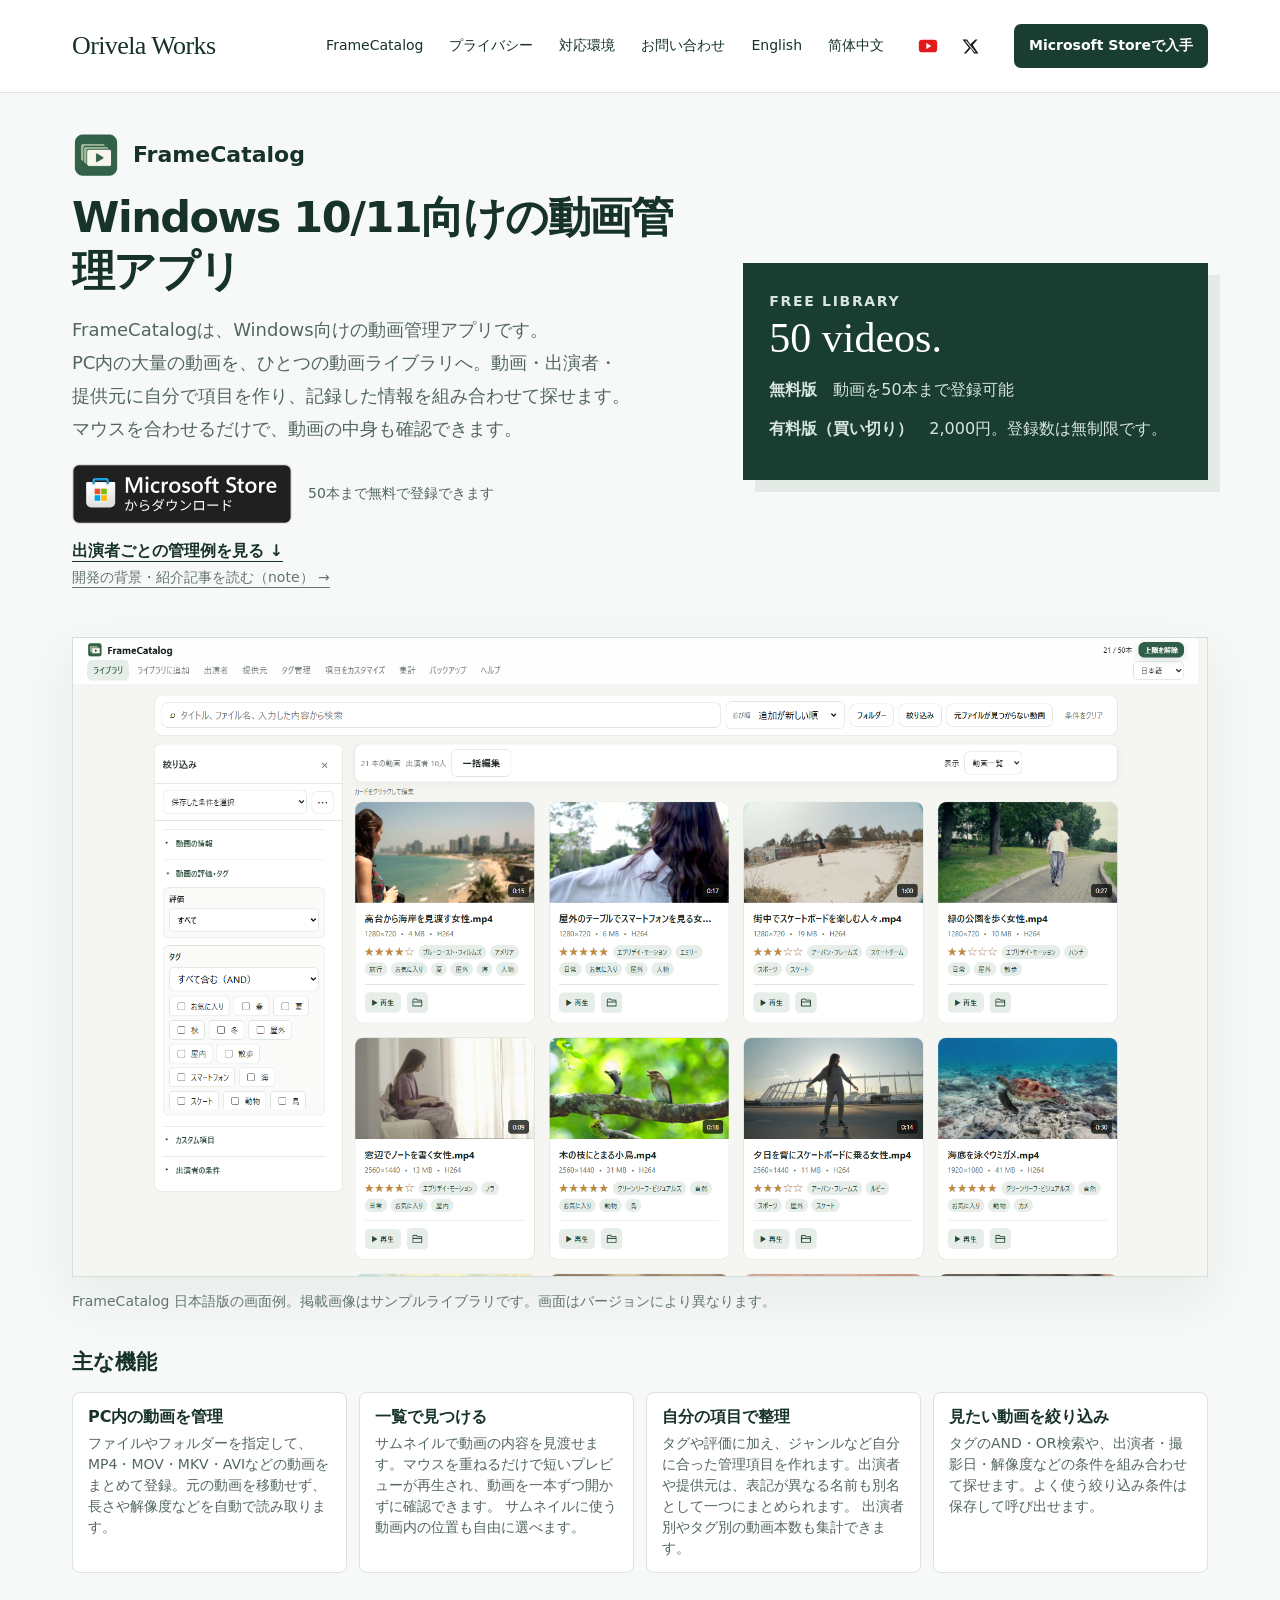
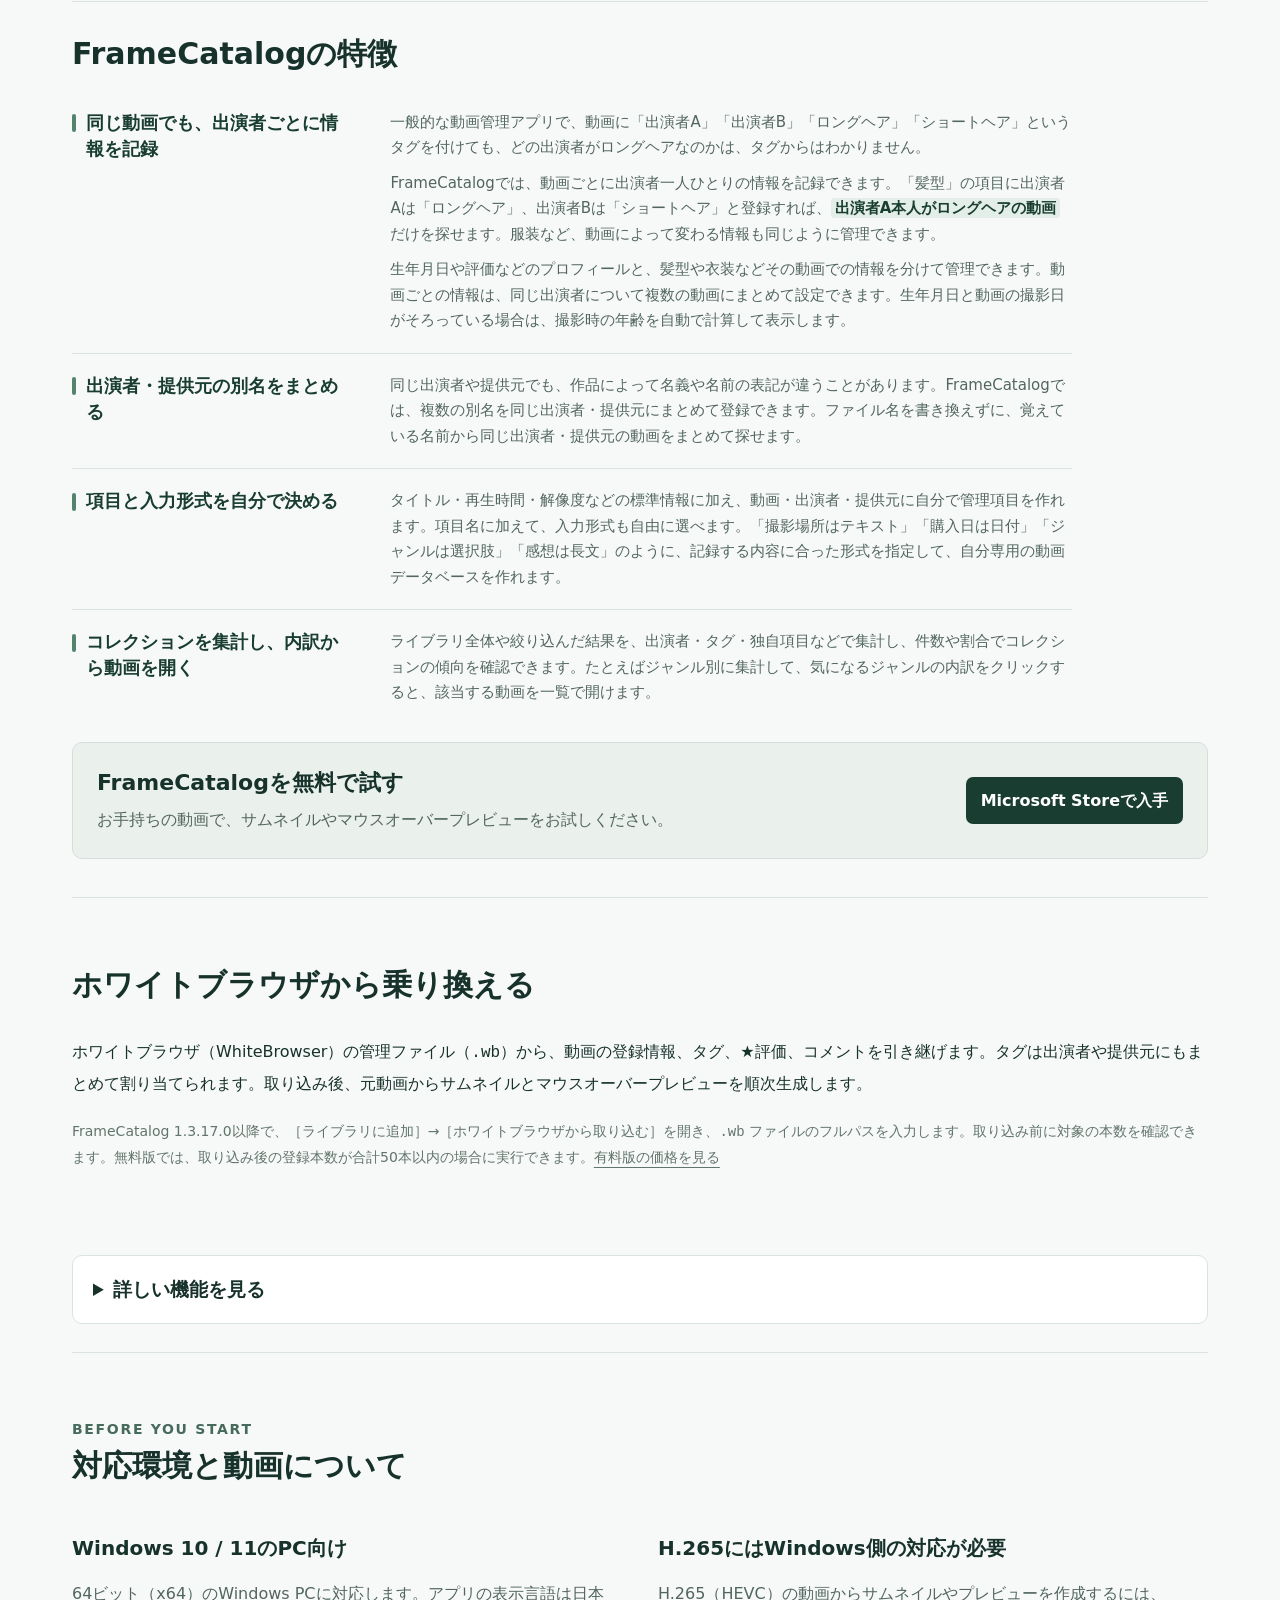
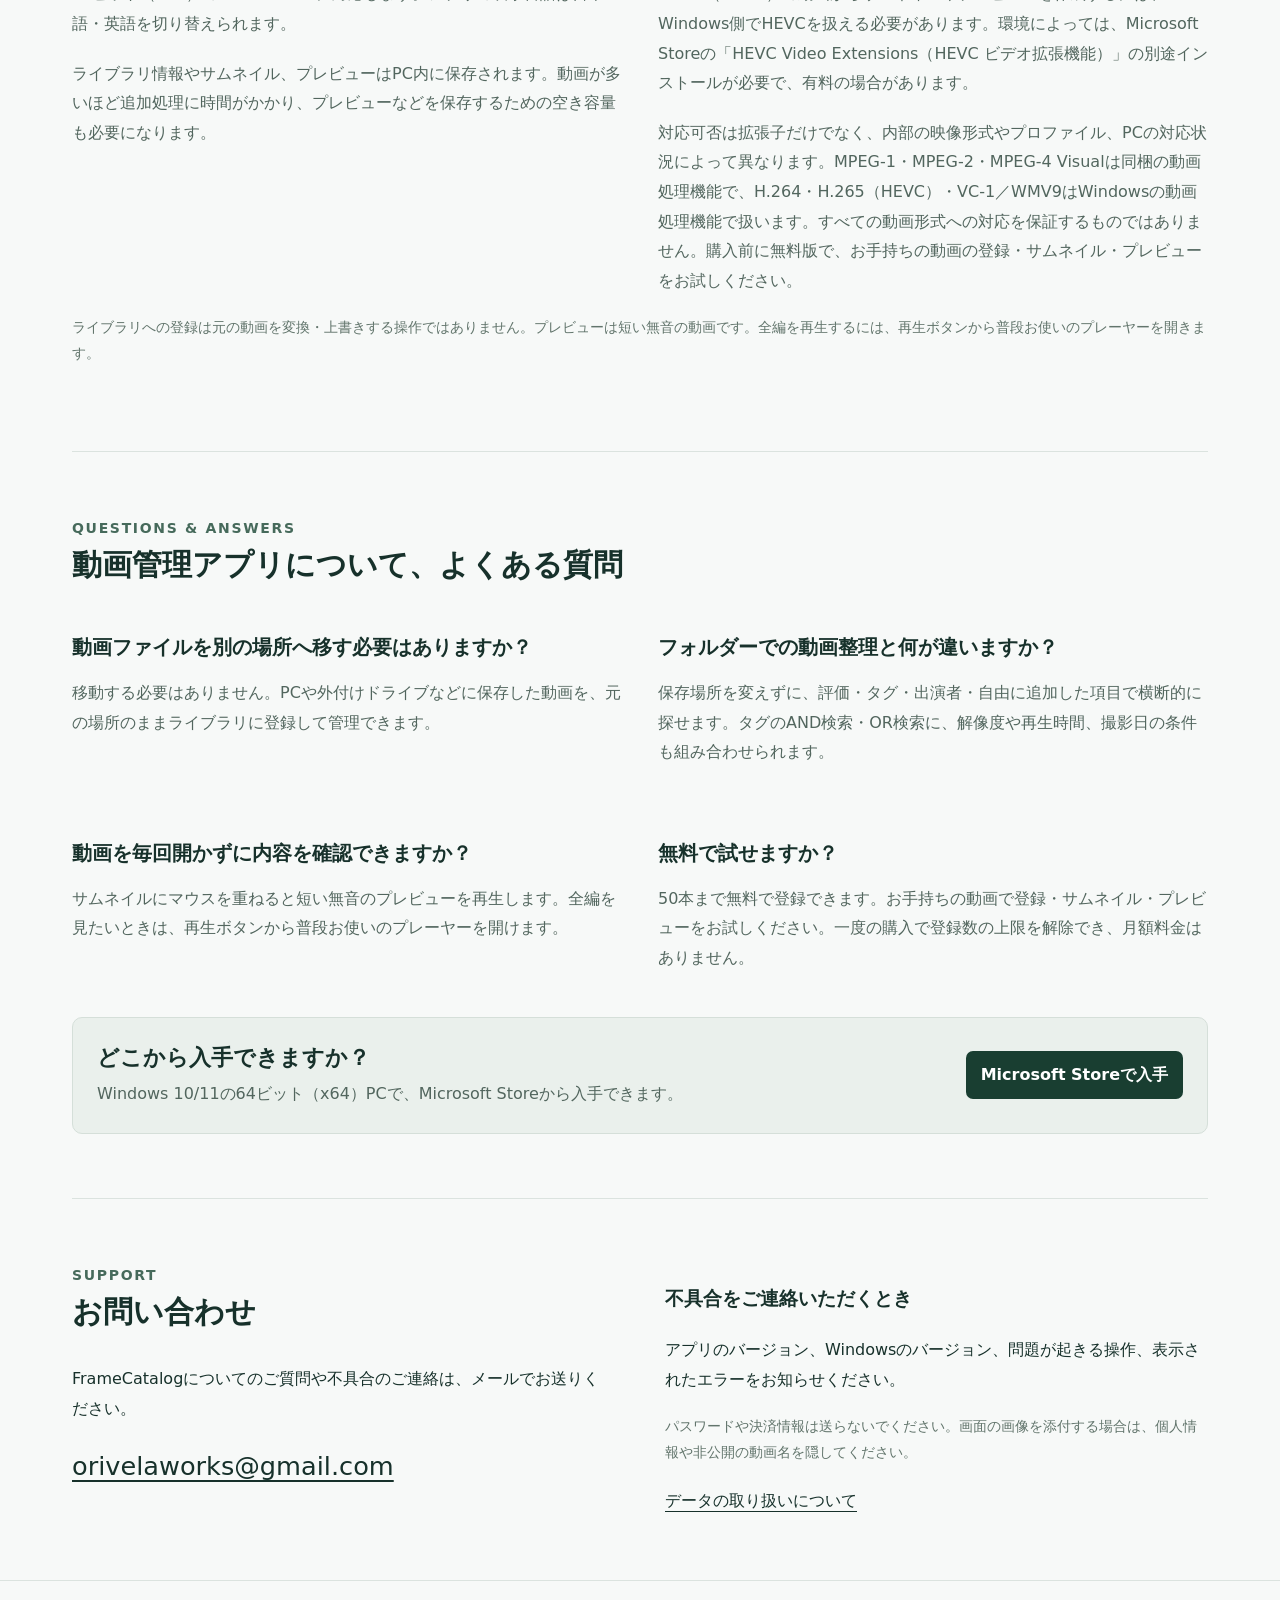
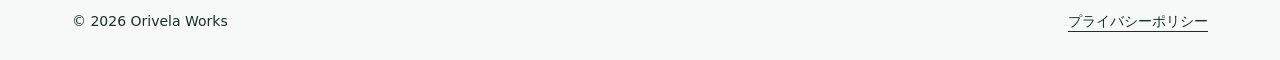
<file: index.html>
<!doctype html><html lang="ja"><head><meta charset="utf-8"><meta name="viewport" content="width=device-width,initial-scale=1"><title>FrameCatalog｜Windows用の動画管理アプリ</title><meta name="description" content="FrameCatalogはWindows 10/11向けの動画管理アプリ。PC内の動画をサムネイルで一覧表示し、マウスオーバーでプレビュー。評価・タグのAND検索・OR検索や自由な管理項目で動画ライブラリを整理できます。50本まで無料。"><link rel="icon" type="image/svg+xml" href="data:image/svg+xml,%3Csvg xmlns='http://www.w3.org/2000/svg' viewBox='0 0 32 32'%3E%3Crect width='32' height='32' rx='7' fill='%23193e31'/%3E%3Ccircle cx='16' cy='16' r='9' fill='none' stroke='white' stroke-width='3'/%3E%3C/svg%3E"><link rel="stylesheet" href="style.css?v=20261127-highlight-style"><link rel="canonical" href="https://orivelaworks.github.io/"><meta property="og:type" content="website"><meta property="og:title" content="FrameCatalog｜Windows用の動画管理アプリ"><meta property="og:description" content="FrameCatalogはWindows 10/11向けの動画管理アプリ。PC内の動画をサムネイルで一覧表示し、マウスオーバーでプレビュー。評価・タグのAND検索・OR検索や自由な管理項目で動画ライブラリを整理できます。50本まで無料。"><meta property="og:url" content="https://orivelaworks.github.io/">
<script type="application/ld+json">
{
  "@context": "https://schema.org",
  "@type": "SoftwareApplication",
  "@id": "https://orivelaworks.github.io/#framecatalog-app",
  "name": "FrameCatalog",
  "description": "FrameCatalogはWindows 10/11向けの動画管理アプリ。PC内の動画をサムネイルで一覧表示し、マウスオーバーでプレビュー。評価・タグのAND検索・OR検索や自由な管理項目で動画ライブラリを整理できます。50本まで無料。",
  "url": "https://orivelaworks.github.io/",
  "operatingSystem": "Windows 10 (x64), Windows 11 (x64)",
  "applicationCategory": "MultimediaApplication",
  "installUrl": "https://apps.microsoft.com/detail/9NKQ7ZGM85SK",
  "screenshot": "https://orivelaworks.github.io/assets/library.png",
  "publisher": {
    "@type": "Organization",
    "name": "Orivela Works",
    "url": "https://orivelaworks.github.io/"
  },
  "offers": {
    "@type": "Offer",
    "price": 0,
    "url": "https://apps.microsoft.com/detail/9NKQ7ZGM85SK"
  }
}
</script>
<link rel="alternate" hreflang="ja" href="https://orivelaworks.github.io/"><link rel="alternate" hreflang="en" href="https://orivelaworks.github.io/en/"><link rel="alternate" hreflang="zh-Hans" href="https://orivelaworks.github.io/zh-cn/"><link rel="alternate" hreflang="x-default" href="https://orivelaworks.github.io/">
</head><body><a class="skip" href="#main">本文へ移動</a><header><nav aria-label="メインナビゲーション"><a class="brand" href="./">Orivela Works</a><div class="navlinks"><a href="#framecatalog">FrameCatalog</a><a href="privacy.html">プライバシー</a><a href="#requirements">対応環境</a><a href="#support">お問い合わせ</a><a href="en/" lang="en" hreflang="en" aria-label="Switch to English">English</a><a href="zh-cn/" lang="zh-Hans" hreflang="zh-Hans">简体中文</a><span class="social-links"><a href="https://www.youtube.com/watch?v=H6iewulCBFQ" aria-label="YouTubeでFrameCatalogの紹介動画を見る" title="YouTubeでFrameCatalogの紹介動画を見る"><svg aria-hidden="true" focusable="false" viewBox="0 0 24 24" width="20" height="20"><rect x="1" y="4.5" width="22" height="15" rx="4" fill="#e11b1b"/><path d="M10 8.5 16 12l-6 3.5Z" fill="#fff"/></svg></a><a href="https://x.com/OrivelaWorks" aria-label="XでOrivela Worksをフォロー" title="XでOrivela Worksをフォロー"><svg aria-hidden="true" focusable="false" viewBox="0 0 24 24" width="17" height="17" fill="currentColor"><path d="M18.9 2H22l-6.8 7.8L23.2 22H17l-4.9-7.4L5.7 22H2.5l7.3-8.4L.8 2h6.4l4.5 6.7L18.9 2ZM17.8 20h1.7L6.1 4H4.2l13.6 16Z"/></svg></a></span><a class="store-nav" href="https://apps.microsoft.com/detail/9NKQ7ZGM85SK">Microsoft Storeで入手</a></div></nav></header><main id="main" class="wrap"><section class="hero site-intro" id="framecatalog"><div><div class="appmark"><img src="assets/icon.png" alt="" width="48" height="48">FrameCatalog</div><h1>Windows 10/11向けの動画管理アプリ</h1><p class="lead">FrameCatalogは、Windows向けの動画管理アプリです。<br>PC内の大量の動画を、ひとつの動画ライブラリへ。動画・出演者・提供元に自分で項目を作り、記録した情報を組み合わせて探せます。マウスを合わせるだけで、動画の中身も確認できます。</p><div class="hero-download"><a class="store-badge" href="https://apps.microsoft.com/detail/9NKQ7ZGM85SK" aria-label="Microsoft Storeからダウンロード"><img src="assets/microsoft-store-ja.svg" alt="Microsoft Storeからダウンロード" width="220" height="60"></a><span>50本まで無料で登録できます</span></div><a class="jump" href="#custom-fields-example">出演者ごとの管理例を見る ↓</a><p class="note"><a class="developer-article" href="https://note.com/orivelaworks/n/n27f086cb10d2" hreflang="ja">開発の背景・紹介記事を読む（note） →</a></p></div>
<aside class="hero-side" id="pricing" aria-label="無料版と上限解除"><div class="eyebrow" style="color:#d8e5df">FREE LIBRARY</div><h2>50 videos.</h2><p><strong>無料版</strong>　動画を50本まで登録可能</p><p><strong>有料版（買い切り）</strong>　2,000円。登録数は無制限です。</p></aside></section>
<figure class="showcase"><img src="assets/library.png" alt="サムネイルとタグによる絞り込みが見えるFrameCatalogのライブラリ画面" width="1920" height="1080"><figcaption>FrameCatalog 日本語版の画面例。掲載画像はサンプルライブラリです。画面はバージョンにより異なります。</figcaption></figure>
<section class="quick-features" id="features"><h2>主な機能</h2><div class="quick-grid"><article><h3>PC内の動画を管理</h3><p>ファイルやフォルダーを指定して、MP4・MOV・MKV・AVIなどの動画をまとめて登録。元の動画を移動せず、長さや解像度などを自動で読み取ります。</p></article><article><h3>一覧で見つける</h3><p>サムネイルで動画の内容を見渡せます。マウスを重ねるだけで短いプレビューが再生され、動画を一本ずつ開かずに確認できます。 サムネイルに使う動画内の位置も自由に選べます。</p></article><article><h3>自分の項目で整理</h3><p>タグや評価に加え、ジャンルなど自分に合った管理項目を作れます。出演者や提供元は、表記が異なる名前も別名として一つにまとめられます。 出演者別やタグ別の動画本数も集計できます。</p></article><article><h3>見たい動画を絞り込み</h3><p>タグのAND・OR検索や、出演者・撮影日・解像度などの条件を組み合わせて探せます。よく使う絞り込み条件は保存して呼び出せます。</p></article></div></section>
<section class="product-highlights" aria-labelledby="product-highlights-title">
  <h2 id="product-highlights-title">FrameCatalogの特徴</h2>
  <ul class="highlight-list" role="list">
    <li id="custom-fields-example">
      <h3>同じ動画でも、出演者ごとに情報を記録</h3>
      <p>一般的な動画管理アプリで、動画に「出演者A」「出演者B」「ロングヘア」「ショートヘア」というタグを付けても、どの出演者がロングヘアなのかは、タグからはわかりません。</p>
      <p>FrameCatalogでは、動画ごとに出演者一人ひとりの情報を記録できます。「髪型」の項目に出演者Aは「ロングヘア」、出演者Bは「ショートヘア」と登録すれば、<strong>出演者A本人がロングヘアの動画</strong>だけを探せます。服装など、動画によって変わる情報も同じように管理できます。</p>
      <p>生年月日や評価などのプロフィールと、髪型や衣装などその動画での情報を分けて管理できます。動画ごとの情報は、同じ出演者について複数の動画にまとめて設定できます。生年月日と動画の撮影日がそろっている場合は、撮影時の年齢を自動で計算して表示します。</p>
    </li>
    <li><h3>出演者・提供元の別名をまとめる</h3><p>同じ出演者や提供元でも、作品によって名義や名前の表記が違うことがあります。FrameCatalogでは、複数の別名を同じ出演者・提供元にまとめて登録できます。ファイル名を書き換えずに、覚えている名前から同じ出演者・提供元の動画をまとめて探せます。</p></li>
    <li><h3>項目と入力形式を自分で決める</h3><p>タイトル・再生時間・解像度などの標準情報に加え、動画・出演者・提供元に自分で管理項目を作れます。項目名に加えて、入力形式も自由に選べます。「撮影場所はテキスト」「購入日は日付」「ジャンルは選択肢」「感想は長文」のように、記録する内容に合った形式を指定して、自分専用の動画データベースを作れます。</p></li>
    <li><h3>コレクションを集計し、内訳から動画を開く</h3><p>ライブラリ全体や絞り込んだ結果を、出演者・タグ・独自項目などで集計し、件数や割合でコレクションの傾向を確認できます。たとえばジャンル別に集計して、気になるジャンルの内訳をクリックすると、該当する動画を一覧で開けます。</p></li>
  </ul>
</section>

<aside class="store-callout" aria-label="FrameCatalogを無料で試す"><div><h2>FrameCatalogを無料で試す</h2><p>お手持ちの動画で、サムネイルやマウスオーバープレビューをお試しください。</p></div><a class="store-action" href="https://apps.microsoft.com/detail/9NKQ7ZGM85SK">Microsoft Storeで入手</a></aside><section class="section" id="whitebrowser-migration"><h2>ホワイトブラウザから乗り換える</h2><p>ホワイトブラウザ（WhiteBrowser）の管理ファイル（<code>.wb</code>）から、動画の登録情報、タグ、★評価、コメントを引き継げます。タグは出演者や提供元にもまとめて割り当てられます。取り込み後、元動画からサムネイルとマウスオーバープレビューを順次生成します。</p><p class="note">FrameCatalog 1.3.17.0以降で、［ライブラリに追加］→［ホワイトブラウザから取り込む］を開き、<code>.wb</code> ファイルのフルパスを入力します。取り込み前に対象の本数を確認できます。無料版では、取り込み後の登録本数が合計50本以内の場合に実行できます。<a href="#pricing">有料版の価格を見る</a></p></section><details class="feature-details"><summary>詳しい機能を見る</summary><div class="feature-detail-content">
<section class="section" id="feature-import"><h2>登録</h2><p>動画ファイルやフォルダーを指定して一括登録できます。サブフォルダーも対象にできます。元ファイルはその場所に残り、アプリが再生時間・解像度などを読み取ってサムネイルを生成します。</p><p>撮影日時が動画のメタデータに含まれていれば取得できます。一括登録で読み込めなかったファイルは、結果から確認できます。</p></section>
<section class="section" id="feature-preview"><h2>プレビュー</h2><p>一覧のサムネイルにマウスを重ねると、短い無音プレビューが再生されます。動画全体を観るときは、普段使っているプレーヤーで開けます。</p><p>サムネイルは自動生成された画像から変更できます。時刻を入力するかバーを動かし、候補の画像を見比べて、好きな場面を選べます。</p></section>
<section class="section" id="feature-manage"><h2>管理</h2><p>動画・出演者・提供元に、記録したい項目を自由に作れます。撮影場所はテキスト、購入日は日付、ジャンルは選択肢、感想は長文など、内容に合う入力形式を選べます。動画の一括編集では、既存のメモを残したまま追記できます。</p><p>同じ出演者や提供元の名義違いを別名として登録し、関連動画をまとめて探せます。出演者本人の評価・ランキング・生年月日は、髪型や服装など動画ごとに変わる情報と分けて管理します。生年月日と撮影日がそろっていれば、撮影時の年齢も自動で表示します。</p><figure class="detail-shot"><a href="assets/performers-ja.png"><img src="assets/performers-ja.png" alt="出演者ごとの動画一覧と星評価・お気に入り順位" width="1920" height="1080" loading="lazy"></a></figure><h3>動画ライブラリを集計する</h3><p>ライブラリ全体でも、絞り込んだ動画だけでも集計できます。出演者別やタグ別、独自項目などの内訳を件数や割合で確認できます。気になる内訳をクリックすると、該当する動画を一覧で開けます。</p></section>
<section class="section" id="feature-search"><h2>検索</h2><p>動画名や入力した情報を検索し、タグ・評価・撮影日の範囲・解像度・再生時間・保存フォルダーなどを組み合わせて絞り込めます。タグは「すべて含む（AND）」と「いずれかを含む（OR）」を選べます。</p><p>出演者の名前や別名から関連動画を探せます。よく使う絞り込み条件には名前を付けて保存でき、あとから呼び出して使えます。</p><figure class="detail-shot"><a href="assets/filter.png"><img src="assets/filter.png" alt="屋外タグで動画を絞り込んだ画面" width="1920" height="1080" loading="lazy"></a></figure></section>
<section class="section" id="feature-backup"><h2>動画ファイルの変更とバックアップ</h2><p>ストレージの整理で動画ファイルを別の場所に移したら、ライブラリに新しい保存場所を指定できます。同じ動画の高画質版を入手したら、登録済みの動画をそのファイルに差し替えられます。タグ・評価・独自項目・メモは引き継がれるので、整理し直す手間がかかりません。</p><p>ライブラリの登録情報、管理項目、サムネイル、プレビュー、表示設定をまとめてバックアップし、必要なときに復元できます。元の動画ファイルは別途バックアップしてください。</p></section>
</div></details><section class="section" id="requirements"><div class="eyebrow">BEFORE YOU START</div><h2>対応環境と動画について</h2><div class="features"><article><h3>Windows 10 / 11のPC向け</h3><p>64ビット（x64）のWindows PCに対応します。アプリの表示言語は日本語・英語を切り替えられます。</p><p>ライブラリ情報やサムネイル、プレビューはPC内に保存されます。動画が多いほど追加処理に時間がかかり、プレビューなどを保存するための空き容量も必要になります。</p></article><article><h3>H.265にはWindows側の対応が必要</h3><p>H.265（HEVC）の動画からサムネイルやプレビューを作成するには、Windows側でHEVCを扱える必要があります。環境によっては、Microsoft Storeの「HEVC Video Extensions（HEVC ビデオ拡張機能）」の別途インストールが必要で、有料の場合があります。</p><p>対応可否は拡張子だけでなく、内部の映像形式やプロファイル、PCの対応状況によって異なります。MPEG-1・MPEG-2・MPEG-4 Visualは同梱の動画処理機能で、H.264・H.265（HEVC）・VC-1／WMV9はWindowsの動画処理機能で扱います。すべての動画形式への対応を保証するものではありません。購入前に無料版で、お手持ちの動画の登録・サムネイル・プレビューをお試しください。</p></article></div><p class="note">ライブラリへの登録は元の動画を変換・上書きする操作ではありません。プレビューは短い無音の動画です。全編を再生するには、再生ボタンから普段お使いのプレーヤーを開きます。</p></section><section class="section" id="faq"><div class="eyebrow">QUESTIONS &amp; ANSWERS</div><h2>動画管理アプリについて、よくある質問</h2><div class="features"><article><h3>動画ファイルを別の場所へ移す必要はありますか？</h3><p>移動する必要はありません。PCや外付けドライブなどに保存した動画を、元の場所のままライブラリに登録して管理できます。</p></article><article><h3>フォルダーでの動画整理と何が違いますか？</h3><p>保存場所を変えずに、評価・タグ・出演者・自由に追加した項目で横断的に探せます。タグのAND検索・OR検索に、解像度や再生時間、撮影日の条件も組み合わせられます。</p></article><article><h3>動画を毎回開かずに内容を確認できますか？</h3><p>サムネイルにマウスを重ねると短い無音のプレビューを再生します。全編を見たいときは、再生ボタンから普段お使いのプレーヤーを開けます。</p></article><article><h3>無料で試せますか？</h3><p>50本まで無料で登録できます。お手持ちの動画で登録・サムネイル・プレビューをお試しください。一度の購入で登録数の上限を解除でき、月額料金はありません。</p></article></div><div class="store-callout"><div><h3>どこから入手できますか？</h3><p>Windows 10/11の64ビット（x64）PCで、Microsoft Storeから入手できます。</p></div><a class="store-action" href="https://apps.microsoft.com/detail/9NKQ7ZGM85SK">Microsoft Storeで入手</a></div></section><section class="section contact" id="support"><div><div class="eyebrow">SUPPORT</div><h2>お問い合わせ</h2><p>FrameCatalogについてのご質問や不具合のご連絡は、メールでお送りください。</p><a class="email" href="mailto:orivelaworks@gmail.com">orivelaworks@gmail.com</a></div><div><h3>不具合をご連絡いただくとき</h3><p>アプリのバージョン、Windowsのバージョン、問題が起きる操作、表示されたエラーをお知らせください。</p><p class="note">パスワードや決済情報は送らないでください。画面の画像を添付する場合は、個人情報や非公開の動画名を隠してください。</p><a href="privacy.html">データの取り扱いについて</a></div></section></main><footer><div class="wrap foot"><span>© 2026 Orivela Works</span><a href="privacy.html">プライバシーポリシー</a></div></footer></body></html>
</file>
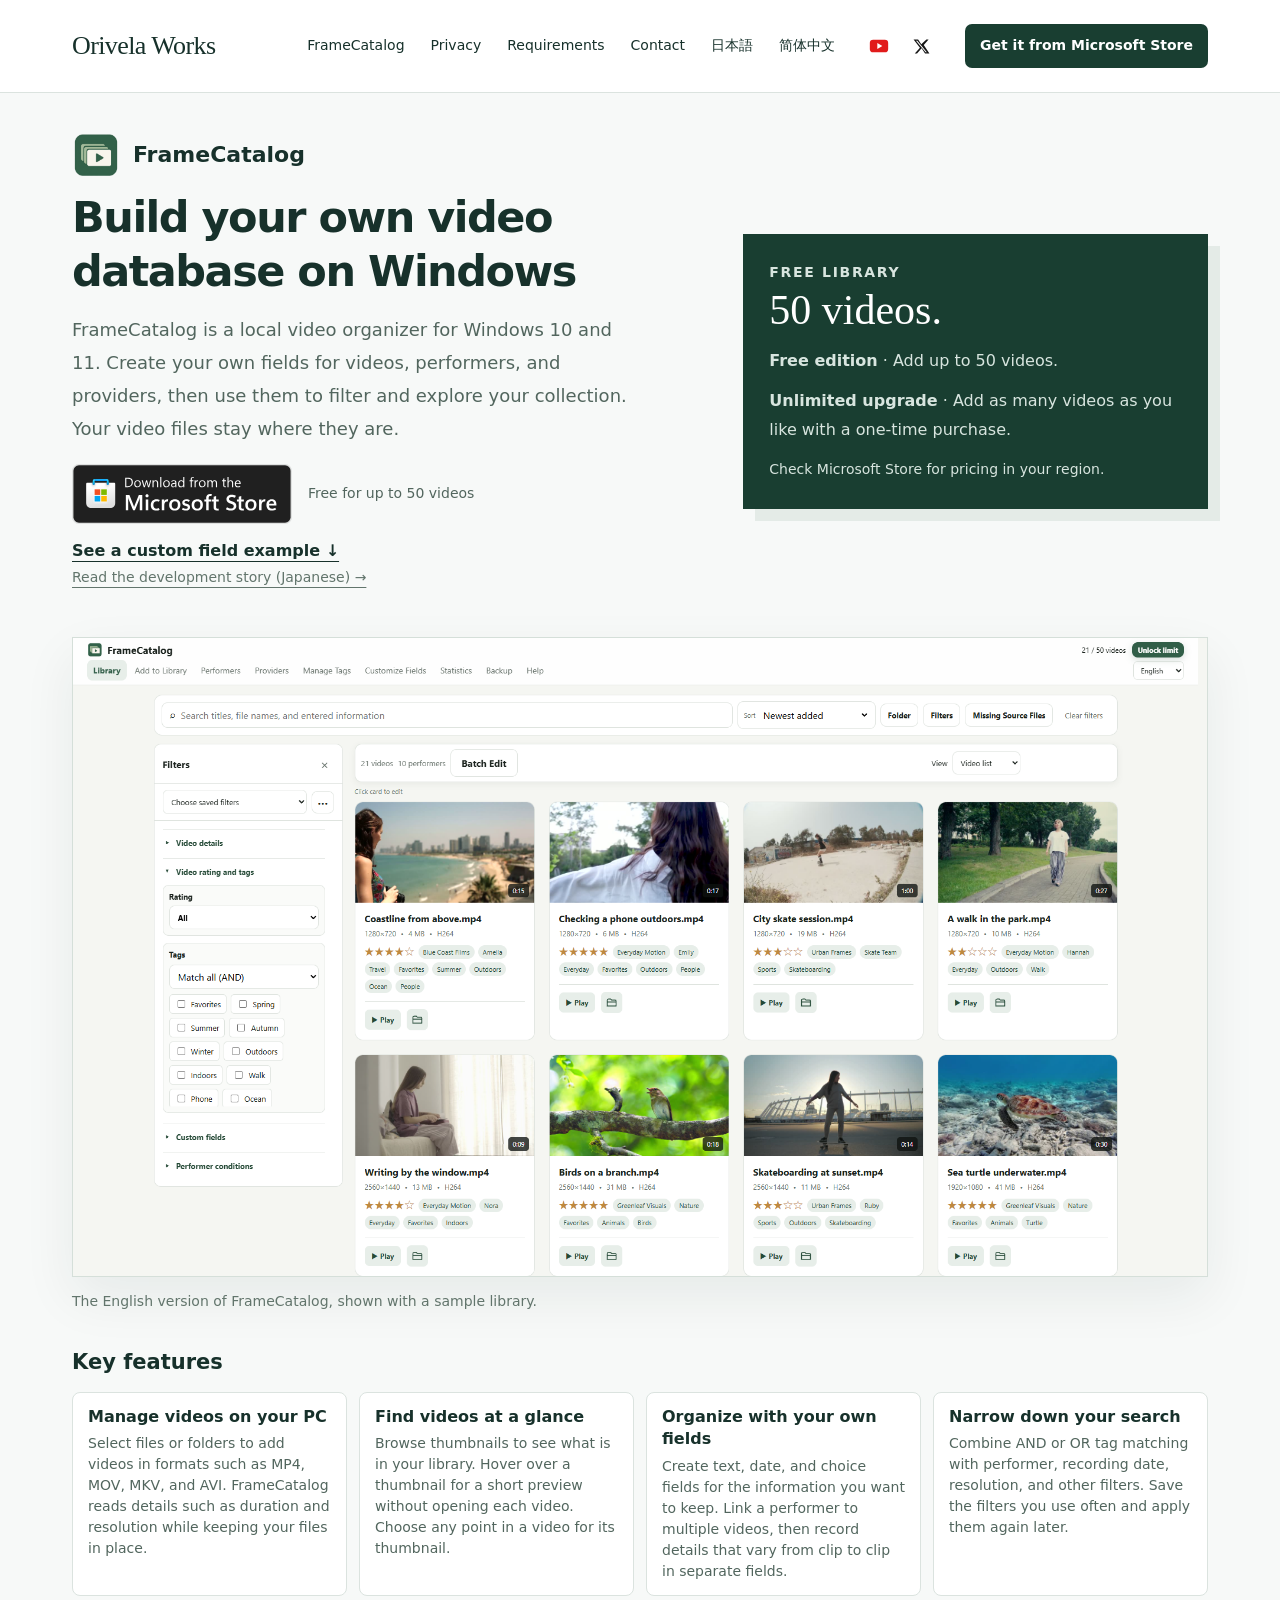
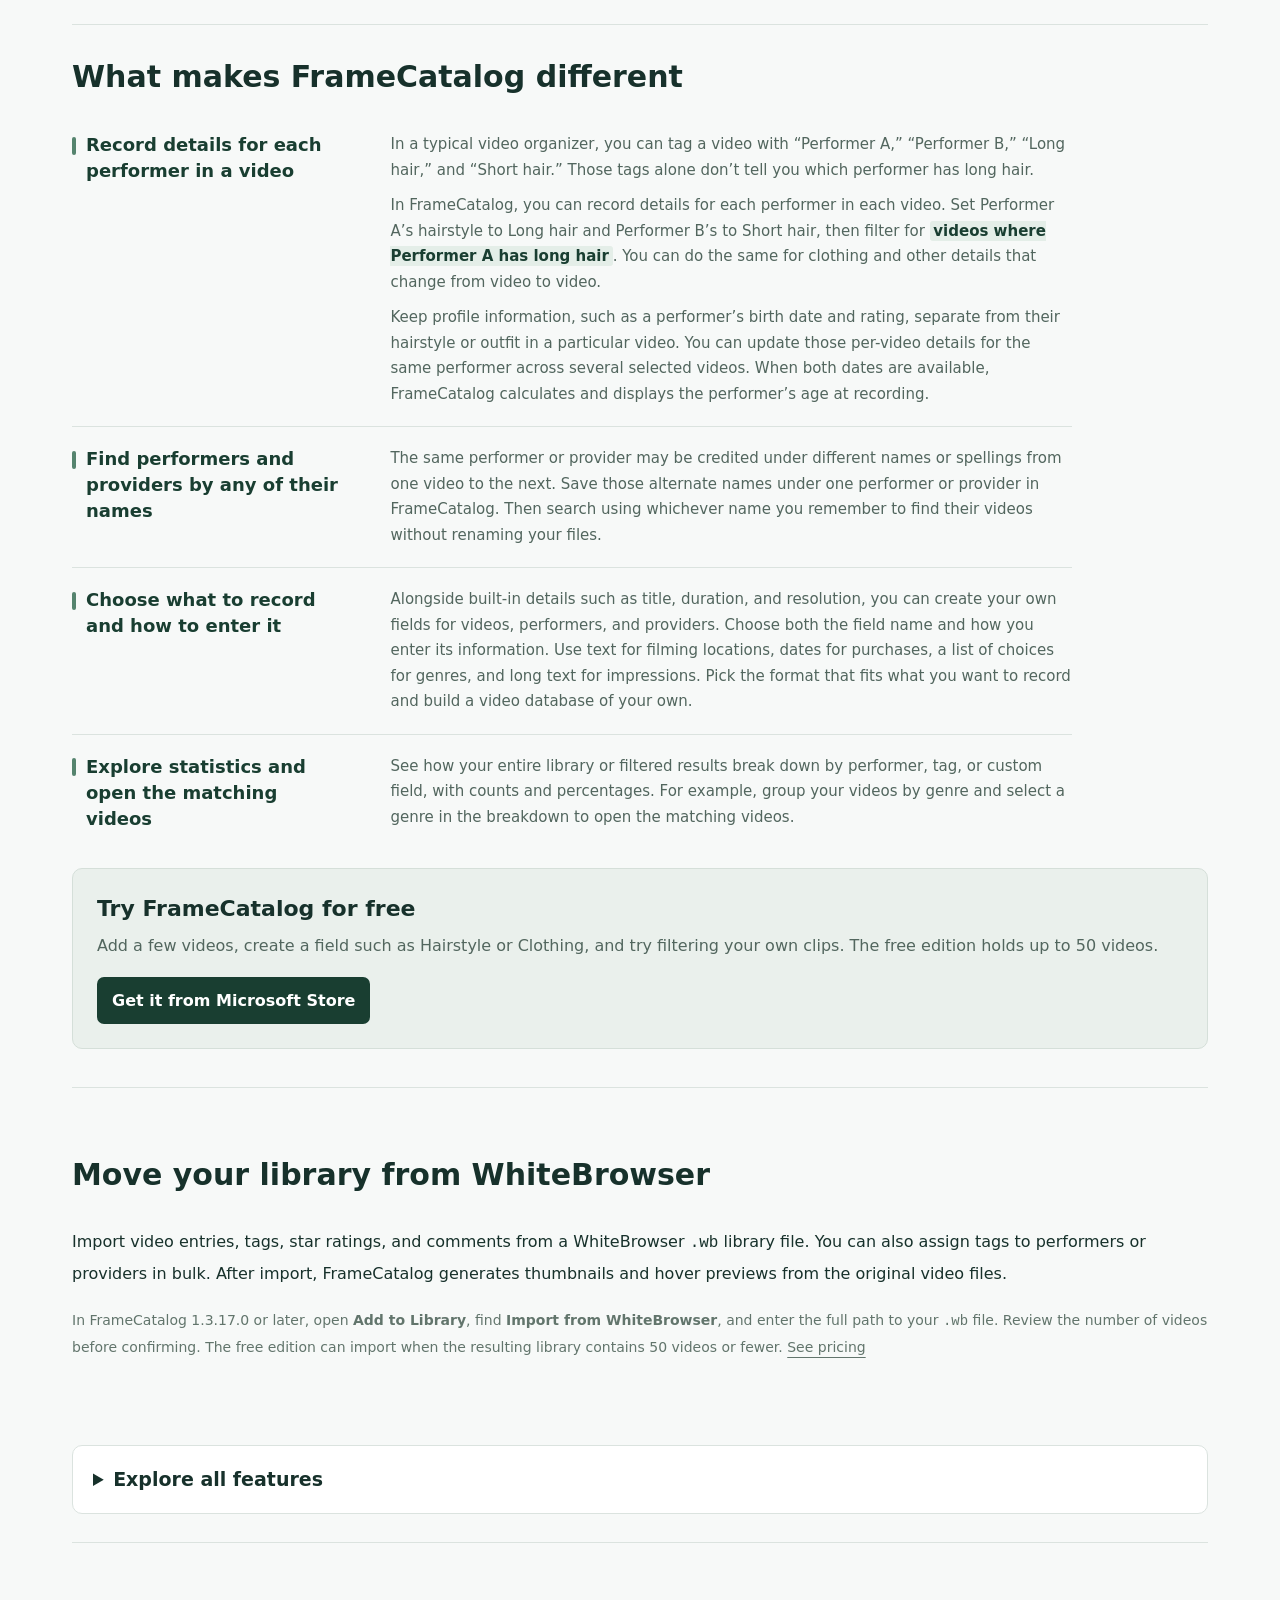
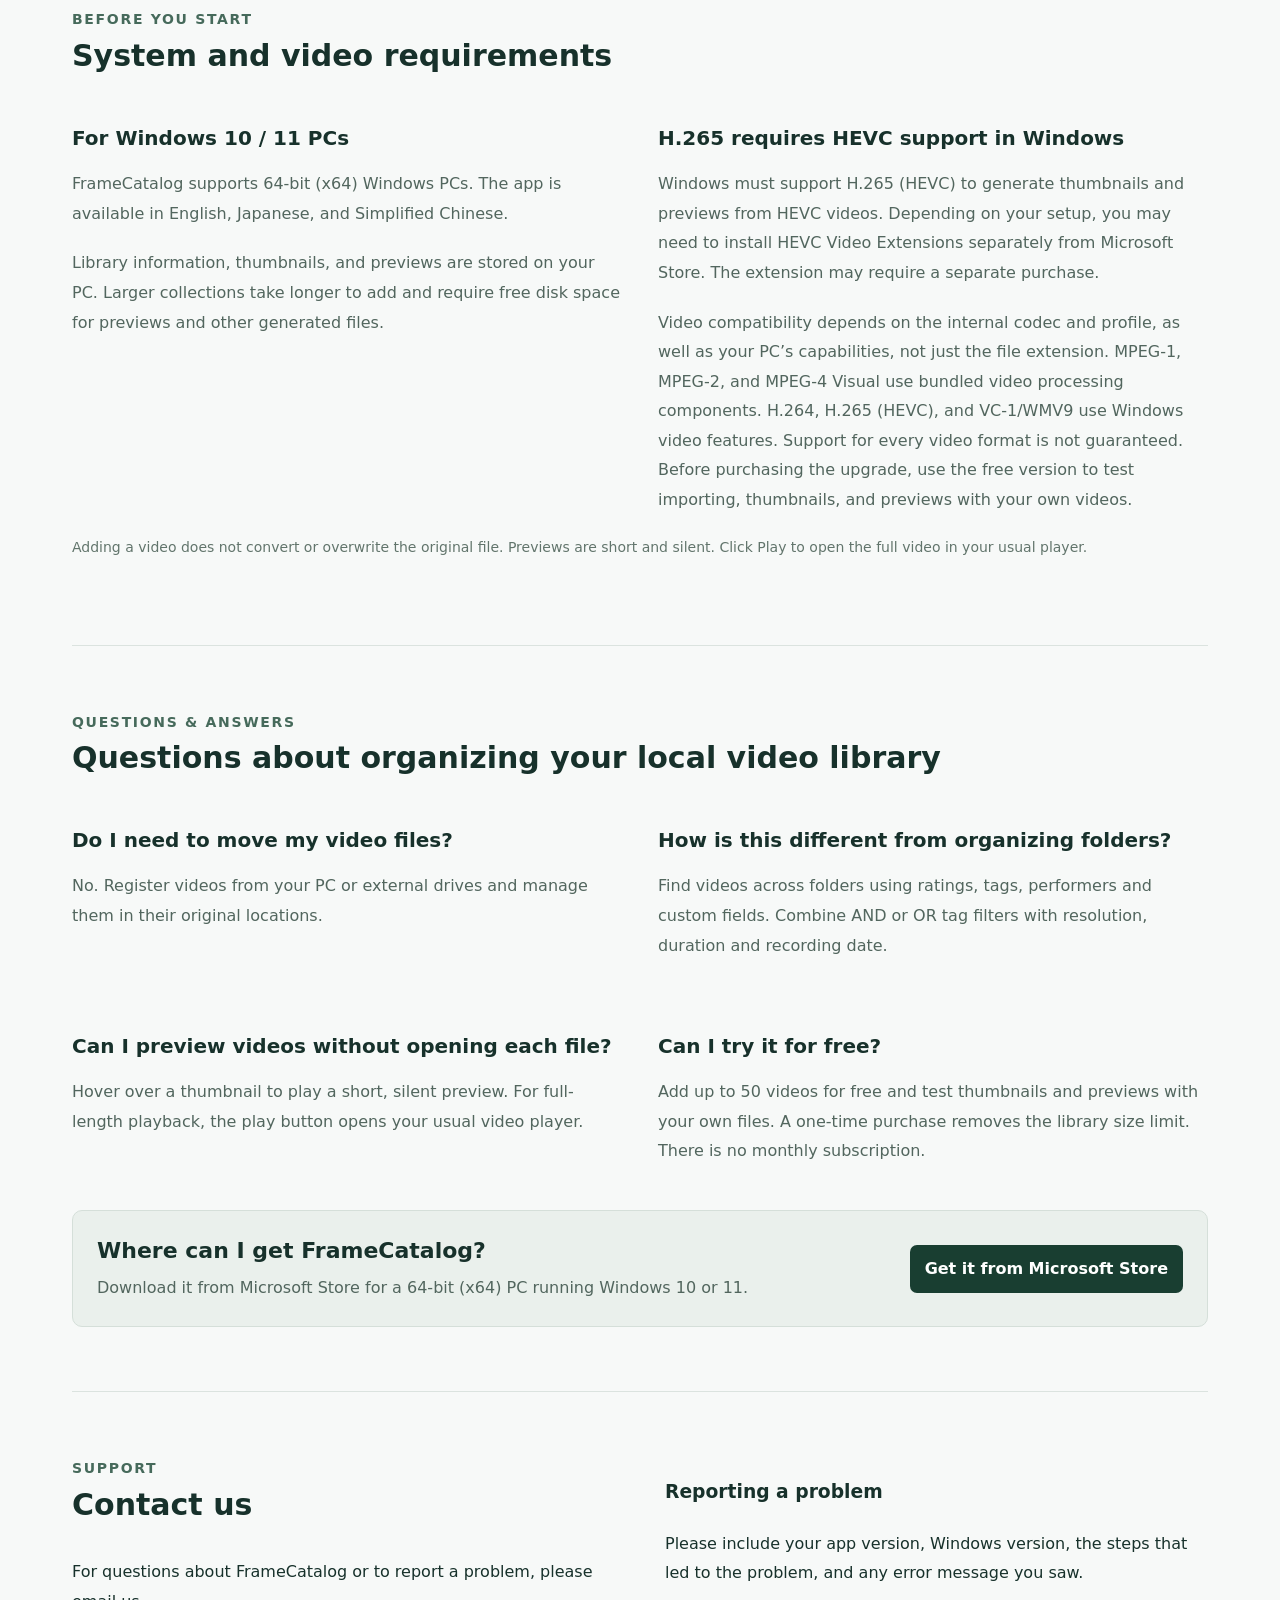
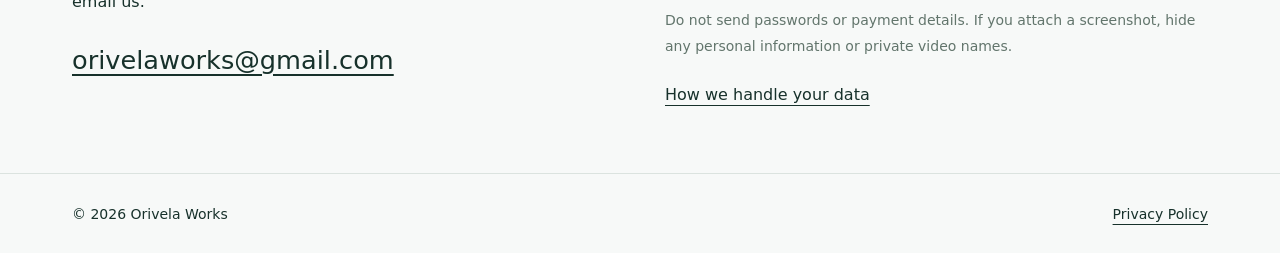
<file: en/index.html>
<!doctype html>
<html lang="en"><head><meta charset="utf-8"><meta name="viewport" content="width=device-width,initial-scale=1"><title>FrameCatalog | Windows Video Organizer with Custom Fields</title><meta name="description" content="Build a local video database on Windows. Create custom fields for videos, performers, and providers, then use them to find and preview clips. Free for up to 50 videos."><link rel="icon" type="image/svg+xml" href="data:image/svg+xml,%3Csvg xmlns='http://www.w3.org/2000/svg' viewBox='0 0 32 32'%3E%3Crect width='32' height='32' rx='7' fill='%23193e31'/%3E%3Ccircle cx='16' cy='16' r='9' fill='none' stroke='white' stroke-width='3'/%3E%3C/svg%3E"><link rel="stylesheet" href="../style.css?v=20261127-highlight-style"><link rel="canonical" href="https://orivelaworks.github.io/en/"><meta property="og:type" content="website"><meta property="og:title" content="FrameCatalog | Windows Video Organizer with Custom Fields"><meta property="og:description" content="Build a local video database on Windows. Create custom fields for videos, performers, and providers, then use them to find and preview clips. Free for up to 50 videos."><meta property="og:url" content="https://orivelaworks.github.io/en/">
<script type="application/ld+json">
{
  "@context": "https://schema.org",
  "@type": "SoftwareApplication",
  "@id": "https://orivelaworks.github.io/#framecatalog-app",
  "name": "FrameCatalog",
  "description": "Build a local video database on Windows. Create custom fields for videos, performers, and providers, then use them to find and preview clips. Free for up to 50 videos.",
  "url": "https://orivelaworks.github.io/en/",
  "operatingSystem": "Windows 10 (x64), Windows 11 (x64)",
  "applicationCategory": "MultimediaApplication",
  "installUrl": "https://apps.microsoft.com/detail/9NKQ7ZGM85SK",
  "screenshot": "https://orivelaworks.github.io/assets/library-en.png",
  "publisher": {
    "@type": "Organization",
    "name": "Orivela Works",
    "url": "https://orivelaworks.github.io/"
  },
  "offers": {
    "@type": "Offer",
    "price": 0,
    "url": "https://apps.microsoft.com/detail/9NKQ7ZGM85SK"
  }
}
</script>
<link rel="alternate" hreflang="ja" href="https://orivelaworks.github.io/"><link rel="alternate" hreflang="en" href="https://orivelaworks.github.io/en/"><link rel="alternate" hreflang="zh-Hans" href="https://orivelaworks.github.io/zh-cn/"><link rel="alternate" hreflang="x-default" href="https://orivelaworks.github.io/">
</head>
<body><a class="skip" href="#main">Skip to content</a><header><nav aria-label="Main navigation"><a class="brand" href="./">Orivela Works</a><div class="navlinks"><a href="#framecatalog">FrameCatalog</a><a href="privacy.html">Privacy</a><a href="#requirements">Requirements</a><a href="#support">Contact</a><a href="../" lang="ja" hreflang="ja" aria-label="日本語に切り替え">日本語</a><a href="../zh-cn/" lang="zh-Hans" hreflang="zh-Hans">简体中文</a><span class="social-links"><a href="https://www.youtube.com/watch?v=H6iewulCBFQ" aria-label="Watch the FrameCatalog demo on YouTube" title="Watch the FrameCatalog demo on YouTube"><svg aria-hidden="true" focusable="false" viewBox="0 0 24 24" width="20" height="20"><rect x="1" y="4.5" width="22" height="15" rx="4" fill="#e11b1b"/><path d="M10 8.5 16 12l-6 3.5Z" fill="#fff"/></svg></a><a href="https://x.com/OrivelaWorks" aria-label="Follow Orivela Works on X" title="Follow Orivela Works on X"><svg aria-hidden="true" focusable="false" viewBox="0 0 24 24" width="17" height="17" fill="currentColor"><path d="M18.9 2H22l-6.8 7.8L23.2 22H17l-4.9-7.4L5.7 22H2.5l7.3-8.4L.8 2h6.4l4.5 6.7L18.9 2ZM17.8 20h1.7L6.1 4H4.2l13.6 16Z"/></svg></a></span><a class="store-nav" href="https://apps.microsoft.com/detail/9NKQ7ZGM85SK?cid=framecatalog_en_site_20261127">Get it from Microsoft Store</a></div></nav></header>
<main id="main" class="wrap"><section class="hero site-intro" id="framecatalog"><div><div class="appmark"><img src="../assets/icon.png" alt="" width="48" height="48">FrameCatalog</div><h1>Build your own video database on Windows</h1><p class="lead">FrameCatalog is a local video organizer for Windows 10 and 11. Create your own fields for videos, performers, and providers, then use them to filter and explore your collection. Your video files stay where they are.</p><div class="hero-download"><a class="store-badge" href="https://apps.microsoft.com/detail/9NKQ7ZGM85SK?cid=framecatalog_en_site_20261127" aria-label="Download from Microsoft Store"><img src="../assets/microsoft-store-en.svg" alt="Download from Microsoft Store" width="220" height="60"></a><span>Free for up to 50 videos</span></div><a class="jump" href="#custom-fields-example">See a custom field example ↓</a><p class="note"><a class="developer-article" href="https://note.com/orivelaworks/n/n27f086cb10d2" hreflang="ja">Read the development story (Japanese) →</a></p></div>
<aside class="hero-side" id="pricing" aria-label="Free library and unlimited upgrade"><div class="eyebrow" style="color:#d8e5df">FREE LIBRARY</div><h2>50 videos.</h2><p><strong>Free edition</strong> · Add up to 50 videos.</p><p><strong>Unlimited upgrade</strong> · Add as many videos as you like with a one-time purchase.</p><p class="small">Check Microsoft Store for pricing in your region.</p></aside></section>
<figure class="showcase"><img src="../assets/library-en.png" alt="FrameCatalog video library showing thumbnails, star ratings, and tag filters" width="1920" height="1080"><figcaption>The English version of FrameCatalog, shown with a sample library.</figcaption></figure>
<section class="quick-features" id="features"><h2>Key features</h2><div class="quick-grid"><article><h3>Manage videos on your PC</h3><p>Select files or folders to add videos in formats such as MP4, MOV, MKV, and AVI. FrameCatalog reads details such as duration and resolution while keeping your files in place.</p></article><article><h3>Find videos at a glance</h3><p>Browse thumbnails to see what is in your library. Hover over a thumbnail for a short preview without opening each video. Choose any point in a video for its thumbnail.</p></article><article><h3>Organize with your own fields</h3><p>Create text, date, and choice fields for the information you want to keep. Link a performer to multiple videos, then record details that vary from clip to clip in separate fields.</p></article><article><h3>Narrow down your search</h3><p>Combine AND or OR tag matching with performer, recording date, resolution, and other filters. Save the filters you use often and apply them again later.</p></article></div></section>
<section class="product-highlights" aria-labelledby="product-highlights-title">
  <h2 id="product-highlights-title">What makes FrameCatalog different</h2>
  <ul class="highlight-list" role="list">
    <li id="custom-fields-example">
      <h3>Record details for each performer in a video</h3>
      <p>In a typical video organizer, you can tag a video with “Performer A,” “Performer B,” “Long hair,” and “Short hair.” Those tags alone don’t tell you which performer has long hair.</p>
      <p>In FrameCatalog, you can record details for each performer in each video. Set Performer A’s hairstyle to Long hair and Performer B’s to Short hair, then filter for <strong>videos where Performer A has long hair</strong>. You can do the same for clothing and other details that change from video to video.</p>
      <p>Keep profile information, such as a performer’s birth date and rating, separate from their hairstyle or outfit in a particular video. You can update those per-video details for the same performer across several selected videos. When both dates are available, FrameCatalog calculates and displays the performer’s age at recording.</p>
    </li>
    <li><h3>Find performers and providers by any of their names</h3><p>The same performer or provider may be credited under different names or spellings from one video to the next. Save those alternate names under one performer or provider in FrameCatalog. Then search using whichever name you remember to find their videos without renaming your files.</p></li>
    <li><h3>Choose what to record and how to enter it</h3><p>Alongside built-in details such as title, duration, and resolution, you can create your own fields for videos, performers, and providers. Choose both the field name and how you enter its information. Use text for filming locations, dates for purchases, a list of choices for genres, and long text for impressions. Pick the format that fits what you want to record and build a video database of your own.</p></li>
    <li><h3>Explore statistics and open the matching videos</h3><p>See how your entire library or filtered results break down by performer, tag, or custom field, with counts and percentages. For example, group your videos by genre and select a genre in the breakdown to open the matching videos.</p></li>
  </ul>
</section>

<aside class="store-callout" aria-label="Try FrameCatalog for free"><div><h2>Try FrameCatalog for free</h2><p>Add a few videos, create a field such as Hairstyle or Clothing, and try filtering your own clips. The free edition holds up to 50 videos.</p></div><a class="store-action" href="https://apps.microsoft.com/detail/9NKQ7ZGM85SK?cid=framecatalog_en_site_20261127">Get it from Microsoft Store</a></aside><section class="section" id="whitebrowser-migration"><h2>Move your library from WhiteBrowser</h2><p>Import video entries, tags, star ratings, and comments from a WhiteBrowser <code>.wb</code> library file. You can also assign tags to performers or providers in bulk. After import, FrameCatalog generates thumbnails and hover previews from the original video files.</p><p class="note">In FrameCatalog 1.3.17.0 or later, open <strong>Add to Library</strong>, find <strong>Import from WhiteBrowser</strong>, and enter the full path to your <code>.wb</code> file. Review the number of videos before confirming. The free edition can import when the resulting library contains 50 videos or fewer. <a href="#pricing">See pricing</a></p></section><details class="feature-details"><summary>Explore all features</summary><div class="feature-detail-content">
<section class="section" id="feature-import"><h2>Add videos</h2><p>Select individual files or add an entire folder, with the option to include subfolders. FrameCatalog keeps the original files in place, reads details such as duration and resolution, and generates thumbnails.</p><p>FrameCatalog can read recording dates and times when they are available in the video metadata. The import results show which files could not be added.</p></section>
<section class="section" id="feature-preview"><h2>Preview videos</h2><p>Hover over a thumbnail to play a short, silent preview. Open the original in your usual player when you want to watch the whole video.</p><p>You can replace an automatically generated thumbnail. Enter a time or move the slider, check the frame, and choose the scene you want to use.</p></section>
<section class="section" id="feature-manage"><h2>Organize your library</h2><p>Create fields for videos, performers, and providers. Use text for filming locations, a date for purchases, a choice field for genres, and long text for notes. Append to existing notes across multiple videos with batch editing.</p><p>Save alternate names for each performer or provider so you can find their videos under any of those names. Keep a performer’s ratings, ranking, and birth date separate from details that change from video to video. When both the birth date and recording date are available, FrameCatalog displays the performer’s age at recording.</p><figure class="detail-shot"><a href="../assets/performers-en.png"><img src="../assets/performers-en.png" alt="Videos grouped by performer with star ratings and favorite ranks" width="1920" height="1080" loading="lazy"></a></figure><h3>See what is in your library</h3><p>View statistics for your entire library or just the filtered results. See breakdowns by performer, tag, or custom field as counts or percentages. Select a breakdown to open the matching videos.</p></section>
<section class="section" id="feature-search"><h2>Search and filter</h2><p>Search by file name or entered information. Combine tags, ratings, recording date ranges, resolution, duration, and folders. Match all selected tags with AND, or any of them with OR.</p><p>Find videos by a performer’s name or alias. Name and save the filters you use often so you can apply them again later.</p><figure class="detail-shot"><a href="../assets/filter-en.png"><img src="../assets/filter-en.png" alt="Video library filtered by the Outdoors tag" width="1920" height="1080" loading="lazy"></a></figure></section>
<section class="section" id="feature-backup"><h2>Relink files and back up your library</h2><p>If you move a video while reorganizing your storage, point its library entry to the new location. If you get a higher-quality copy of the same video, replace the file in that entry. Your tags, ratings, custom fields, and notes carry over, so you can keep the work you put into organizing it.</p><p>Back up your library entries, custom fields, thumbnails, previews, and display settings together, and restore them when needed. Back up your original video files separately.</p></section>
</div></details><section class="section" id="requirements"><div class="eyebrow">BEFORE YOU START</div><h2>System and video requirements</h2><div class="features"><article><h3>For Windows 10 / 11 PCs</h3><p>FrameCatalog supports 64-bit (x64) Windows PCs. The app is available in English, Japanese, and Simplified Chinese.</p><p>Library information, thumbnails, and previews are stored on your PC. Larger collections take longer to add and require free disk space for previews and other generated files.</p></article><article><h3>H.265 requires HEVC support in Windows</h3><p>Windows must support H.265 (HEVC) to generate thumbnails and previews from HEVC videos. Depending on your setup, you may need to install HEVC Video Extensions separately from Microsoft Store. The extension may require a separate purchase.</p><p>Video compatibility depends on the internal codec and profile, as well as your PC’s capabilities, not just the file extension. MPEG-1, MPEG-2, and MPEG-4 Visual use bundled video processing components. H.264, H.265 (HEVC), and VC-1/WMV9 use Windows video features. Support for every video format is not guaranteed. Before purchasing the upgrade, use the free version to test importing, thumbnails, and previews with your own videos.</p></article></div><p class="note">Adding a video does not convert or overwrite the original file. Previews are short and silent. Click Play to open the full video in your usual player.</p></section><section class="section" id="faq"><div class="eyebrow">QUESTIONS &amp; ANSWERS</div><h2>Questions about organizing your local video library</h2><div class="features"><article><h3>Do I need to move my video files?</h3><p>No. Register videos from your PC or external drives and manage them in their original locations.</p></article><article><h3>How is this different from organizing folders?</h3><p>Find videos across folders using ratings, tags, performers and custom fields. Combine AND or OR tag filters with resolution, duration and recording date.</p></article><article><h3>Can I preview videos without opening each file?</h3><p>Hover over a thumbnail to play a short, silent preview. For full-length playback, the play button opens your usual video player.</p></article><article><h3>Can I try it for free?</h3><p>Add up to 50 videos for free and test thumbnails and previews with your own files. A one-time purchase removes the library size limit. There is no monthly subscription.</p></article></div><div class="store-callout"><div><h3>Where can I get FrameCatalog?</h3><p>Download it from Microsoft Store for a 64-bit (x64) PC running Windows 10 or 11.</p></div><a class="store-action" href="https://apps.microsoft.com/detail/9NKQ7ZGM85SK?cid=framecatalog_en_site_20261127">Get it from Microsoft Store</a></div></section><section class="section contact" id="support"><div><div class="eyebrow">SUPPORT</div><h2>Contact us</h2><p>For questions about FrameCatalog or to report a problem, please email us.</p><a class="email" href="mailto:orivelaworks@gmail.com">orivelaworks@gmail.com</a></div><div><h3>Reporting a problem</h3><p>Please include your app version, Windows version, the steps that led to the problem, and any error message you saw.</p><p class="note">Do not send passwords or payment details. If you attach a screenshot, hide any personal information or private video names.</p><a href="privacy.html">How we handle your data</a></div></section></main>
<footer><div class="wrap foot"><span>© 2026 Orivela Works</span><a href="privacy.html">Privacy Policy</a></div></footer></body></html>
</file>
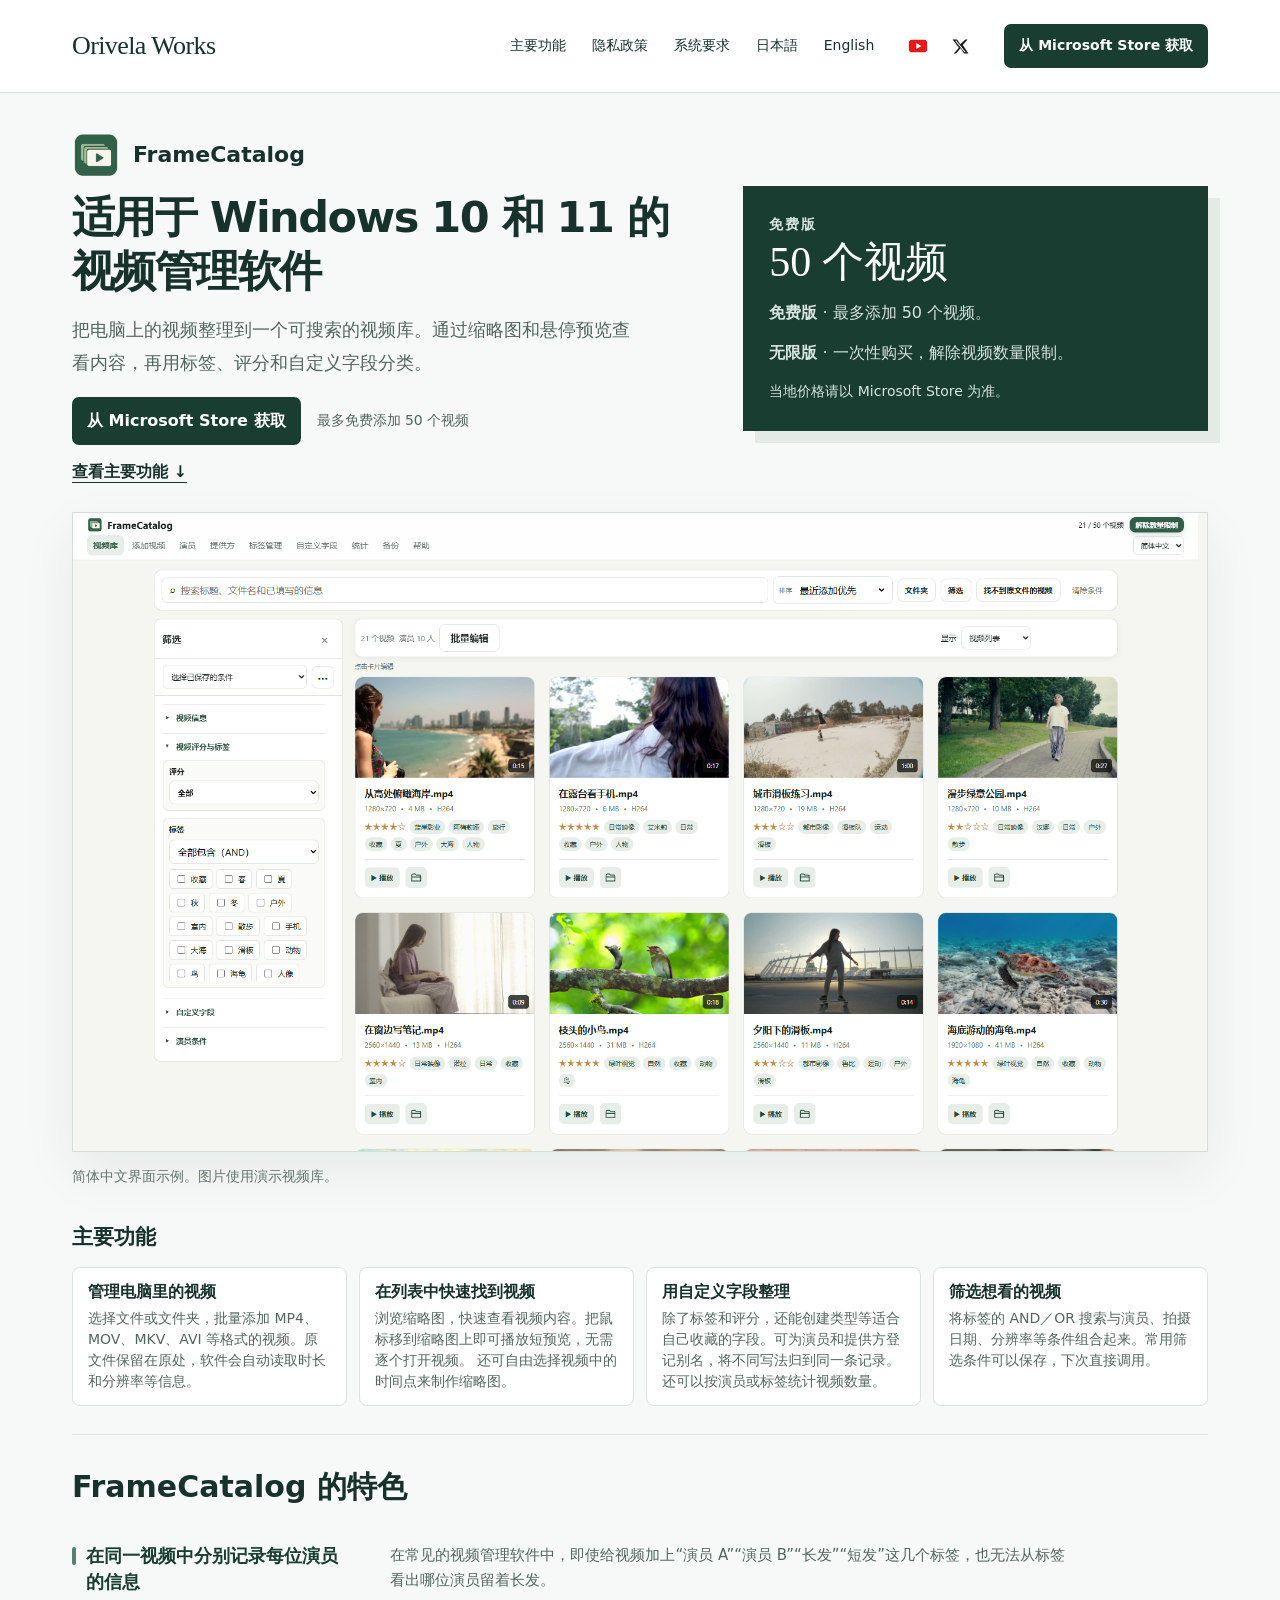
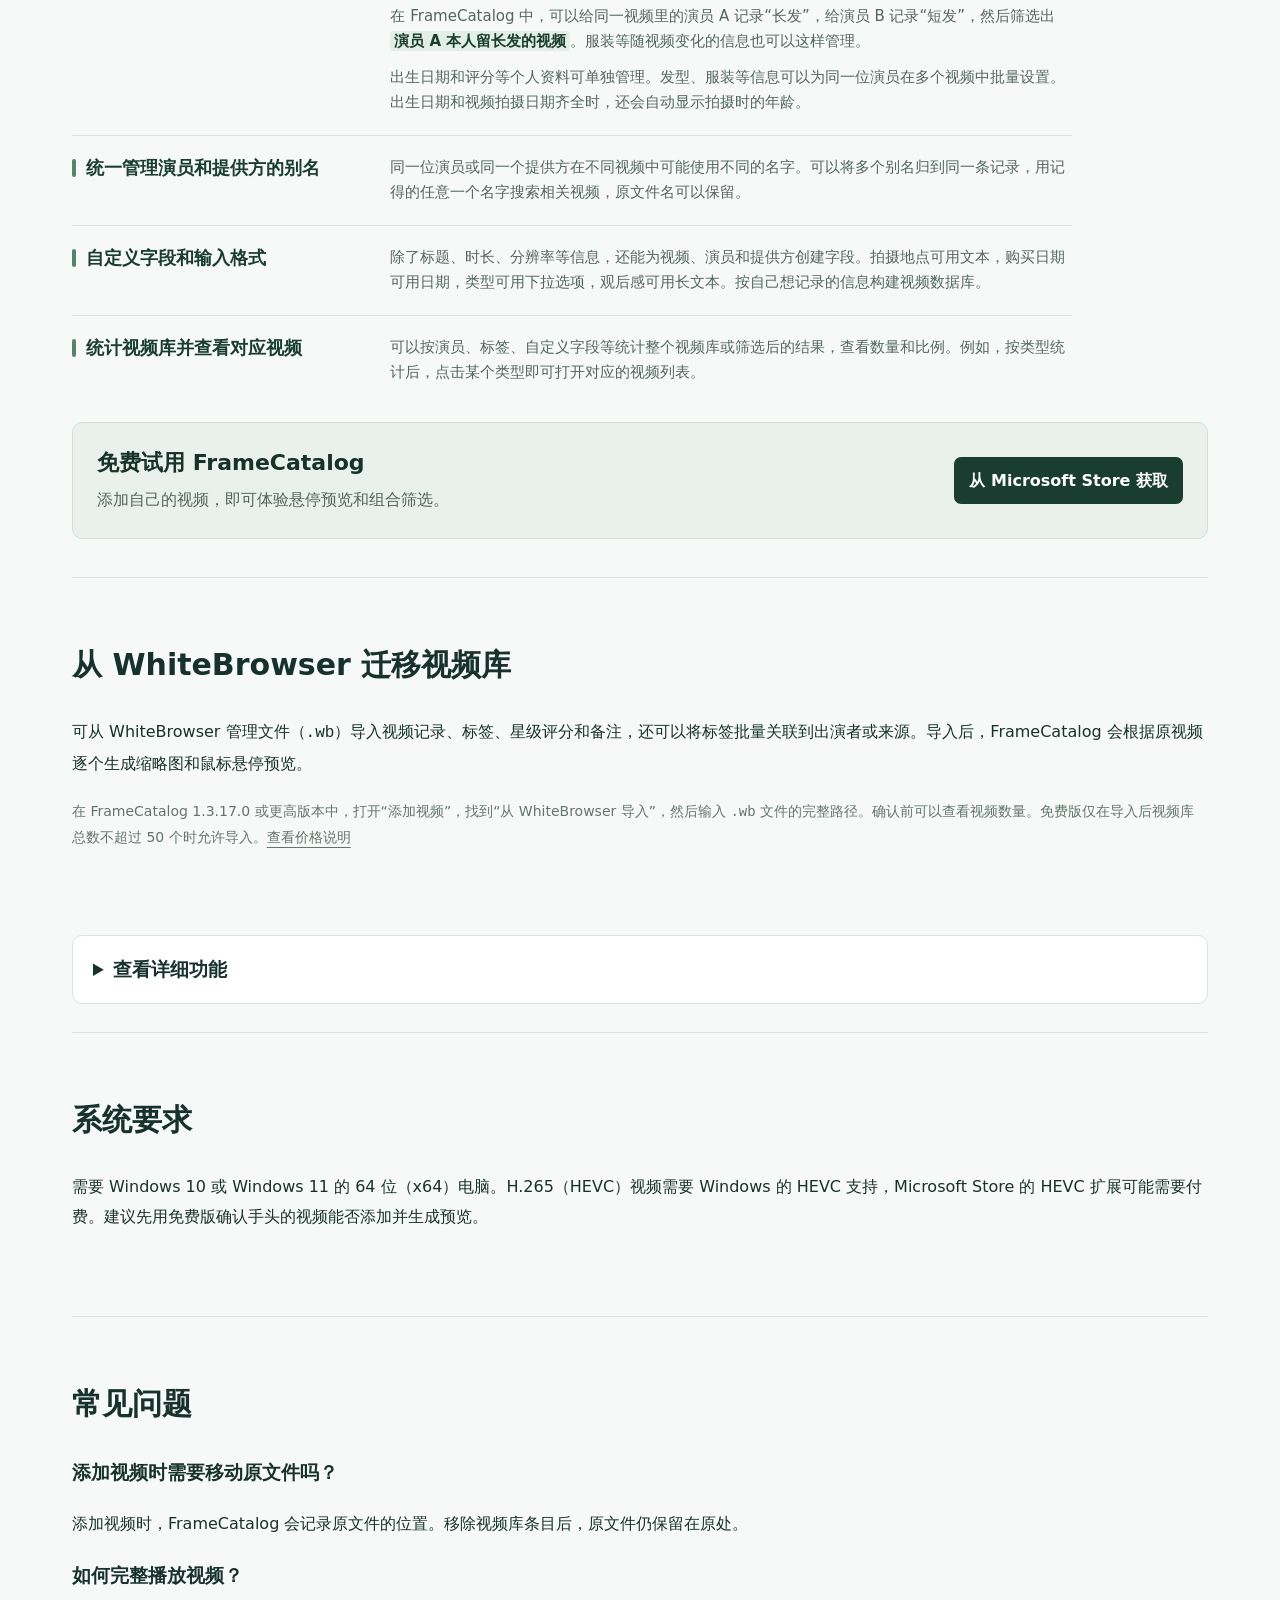
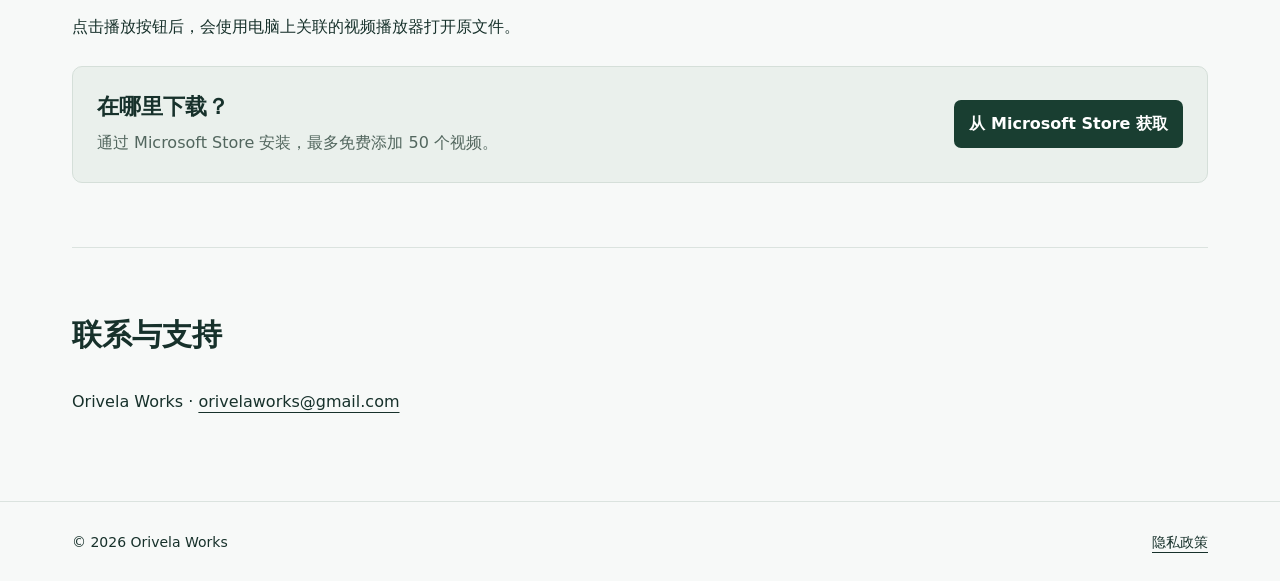
<file: zh-cn/index.html>
<!doctype html>
<html lang="zh-Hans">
<head>
<meta charset="utf-8"><meta name="viewport" content="width=device-width,initial-scale=1">
<title>FrameCatalog｜Windows 本地视频管理软件</title><meta name="description" content="FrameCatalog 是适用于 Windows 10 和 11 的本地视频管理软件。悬停预览视频，用评分、标签、演员及自定义字段整理文件，并保存常用筛选条件。最多免费添加 50 个视频。">
<link rel="canonical" href="https://orivelaworks.github.io/zh-cn/"><link rel="alternate" hreflang="ja" href="https://orivelaworks.github.io/"><link rel="alternate" hreflang="en" href="https://orivelaworks.github.io/en/"><link rel="alternate" hreflang="zh-Hans" href="https://orivelaworks.github.io/zh-cn/"><link rel="alternate" hreflang="x-default" href="https://orivelaworks.github.io/">
<link rel="icon" href="../assets/icon.png"><link rel="stylesheet" href="../style.css?v=20261127-highlight-style">
<meta property="og:type" content="website"><meta property="og:title" content="FrameCatalog｜Windows 本地视频管理软件">
<meta property="og:description" content="FrameCatalog 是适用于 Windows 10 和 11 的本地视频管理软件。悬停预览视频，用评分、标签、演员及自定义字段整理文件，并保存常用筛选条件。最多免费添加 50 个视频。"><meta property="og:url" content="https://orivelaworks.github.io/zh-cn/">
<script type="application/ld+json">{
  "@context": "https://schema.org",
  "@type": "SoftwareApplication",
  "@id": "https://orivelaworks.github.io/#framecatalog-app",
  "name": "FrameCatalog",
  "description": "FrameCatalog 是适用于 Windows 10 和 11 的本地视频管理软件。悬停预览视频，用评分、标签、演员及自定义字段整理文件，并保存常用筛选条件。最多免费添加 50 个视频。",
  "url": "https://orivelaworks.github.io/zh-cn/",
  "operatingSystem": "Windows 10 (x64), Windows 11 (x64)",
  "applicationCategory": "MultimediaApplication",
  "installUrl": "https://apps.microsoft.com/detail/9NKQ7ZGM85SK",
  "screenshot": "https://orivelaworks.github.io/assets/library-zh-Hans.png",
  "publisher": {
    "@type": "Organization",
    "name": "Orivela Works",
    "url": "https://orivelaworks.github.io/"
  },
  "offers": {
    "@type": "Offer",
    "price": 0,
    "url": "https://apps.microsoft.com/detail/9NKQ7ZGM85SK"
  }
}</script>
</head>
<body><a class="skip" href="#main">跳到正文</a><header><nav aria-label="主导航"><a class="brand" href="./">Orivela Works</a><div class="navlinks"><a href="#features">主要功能</a><a href="privacy.html">隐私政策</a><a href="#requirements">系统要求</a><a href="../" lang="ja" hreflang="ja">日本語</a><a href="../en/" lang="en" hreflang="en">English</a><span class="social-links"><a href="https://www.youtube.com/watch?v=H6iewulCBFQ" aria-label="在 YouTube 观看 FrameCatalog 介绍视频" title="在 YouTube 观看 FrameCatalog 介绍视频"><svg aria-hidden="true" focusable="false" viewBox="0 0 24 24" width="20" height="20"><rect x="1" y="4.5" width="22" height="15" rx="4" fill="#e11b1b"/><path d="M10 8.5 16 12l-6 3.5Z" fill="#fff"/></svg></a><a href="https://x.com/OrivelaWorks" aria-label="在 X 上关注 Orivela Works" title="在 X 上关注 Orivela Works"><svg aria-hidden="true" focusable="false" viewBox="0 0 24 24" width="17" height="17" fill="currentColor"><path d="M18.9 2H22l-6.8 7.8L23.2 22H17l-4.9-7.4L5.7 22H2.5l7.3-8.4L.8 2h6.4l4.5 6.7L18.9 2ZM17.8 20h1.7L6.1 4H4.2l13.6 16Z"/></svg></a></span><a class="store-nav" href="https://apps.microsoft.com/detail/9NKQ7ZGM85SK">从 Microsoft Store 获取</a></div></nav></header>
<main id="main" class="wrap">
<section class="hero site-intro" id="framecatalog"><div>
<div class="appmark"><img src="../assets/icon.png" alt="" width="48" height="48">FrameCatalog</div>
<h1>适用于 Windows 10 和 11 的视频管理软件</h1>
<p class="lead">把电脑上的视频整理到一个可搜索的视频库。通过缩略图和悬停预览查看内容，再用标签、评分和自定义字段分类。</p>
<div class="hero-download"><a class="store-action" href="https://apps.microsoft.com/detail/9NKQ7ZGM85SK">从 Microsoft Store 获取</a><span>最多免费添加 50 个视频</span></div>
<a class="jump" href="#features">查看主要功能 ↓</a>
</div>
<aside class="hero-side"><div class="eyebrow" style="color:#d8e5df">免费版</div>
<h2 id="pricing">50 个视频</h2><p><strong>免费版</strong> · 最多添加 50 个视频。</p><p><strong>无限版</strong> · 一次性购买，解除视频数量限制。</p><p class="small">当地价格请以 Microsoft Store 为准。</p></aside></section>
<figure class="showcase"><img src="../assets/library-zh-Hans.png" alt="FrameCatalog 简体中文界面，显示视频缩略图、评分和标签筛选" width="1920" height="1080"><figcaption>简体中文界面示例。图片使用演示视频库。</figcaption></figure>
<section class="quick-features" id="features"><h2>主要功能</h2><div class="quick-grid"><article><h3>管理电脑里的视频</h3><p>选择文件或文件夹，批量添加 MP4、MOV、MKV、AVI 等格式的视频。原文件保留在原处，软件会自动读取时长和分辨率等信息。</p></article><article><h3>在列表中快速找到视频</h3><p>浏览缩略图，快速查看视频内容。把鼠标移到缩略图上即可播放短预览，无需逐个打开视频。 还可自由选择视频中的时间点来制作缩略图。</p></article><article><h3>用自定义字段整理</h3><p>除了标签和评分，还能创建类型等适合自己收藏的字段。可为演员和提供方登记别名，将不同写法归到同一条记录。 还可以按演员或标签统计视频数量。</p></article><article><h3>筛选想看的视频</h3><p>将标签的 AND／OR 搜索与演员、拍摄日期、分辨率等条件组合起来。常用筛选条件可以保存，下次直接调用。</p></article></div></section>
<section class="product-highlights" aria-labelledby="product-highlights-title">
  <h2 id="product-highlights-title">FrameCatalog 的特色</h2>
  <ul class="highlight-list" role="list">
    <li id="custom-fields-example">
      <h3>在同一视频中分别记录每位演员的信息</h3>
      <p>在常见的视频管理软件中，即使给视频加上“演员 A”“演员 B”“长发”“短发”这几个标签，也无法从标签看出哪位演员留着长发。</p>
      <p>在 FrameCatalog 中，可以给同一视频里的演员 A 记录“长发”，给演员 B 记录“短发”，然后筛选出<strong>演员 A 本人留长发的视频</strong>。服装等随视频变化的信息也可以这样管理。</p>
      <p>出生日期和评分等个人资料可单独管理。发型、服装等信息可以为同一位演员在多个视频中批量设置。出生日期和视频拍摄日期齐全时，还会自动显示拍摄时的年龄。</p>
    </li>
    <li><h3>统一管理演员和提供方的别名</h3><p>同一位演员或同一个提供方在不同视频中可能使用不同的名字。可以将多个别名归到同一条记录，用记得的任意一个名字搜索相关视频，原文件名可以保留。</p></li>
    <li><h3>自定义字段和输入格式</h3><p>除了标题、时长、分辨率等信息，还能为视频、演员和提供方创建字段。拍摄地点可用文本，购买日期可用日期，类型可用下拉选项，观后感可用长文本。按自己想记录的信息构建视频数据库。</p></li>
    <li><h3>统计视频库并查看对应视频</h3><p>可以按演员、标签、自定义字段等统计整个视频库或筛选后的结果，查看数量和比例。例如，按类型统计后，点击某个类型即可打开对应的视频列表。</p></li>
  </ul>
</section>
<aside class="store-callout"><div><h2>免费试用 FrameCatalog</h2><p>添加自己的视频，即可体验悬停预览和组合筛选。</p></div><a class="store-action" href="https://apps.microsoft.com/detail/9NKQ7ZGM85SK">从 Microsoft Store 获取</a></aside>
<section class="section" id="whitebrowser-migration"><h2>从 WhiteBrowser 迁移视频库</h2><p>可从 WhiteBrowser 管理文件（<code>.wb</code>）导入视频记录、标签、星级评分和备注，还可以将标签批量关联到出演者或来源。导入后，FrameCatalog 会根据原视频逐个生成缩略图和鼠标悬停预览。</p><p class="note">在 FrameCatalog 1.3.17.0 或更高版本中，打开“添加视频”，找到“从 WhiteBrowser 导入”，然后输入 <code>.wb</code> 文件的完整路径。确认前可以查看视频数量。免费版仅在导入后视频库总数不超过 50 个时允许导入。<a href="#pricing">查看价格说明</a></p></section><details class="feature-details"><summary>查看详细功能</summary><div class="feature-detail-content">
<section class="section" id="feature-import"><h2>添加视频</h2><p>选择视频文件或整个文件夹批量添加，也可以包含子文件夹。原视频保留在原处，软件会读取时长和分辨率等信息，并生成缩略图。</p><p>如果视频元数据包含拍摄时间，软件可以读取日期和时间。批量添加后，可在结果中查看未能读取的文件。</p></section>
<section class="section" id="feature-preview"><h2>预览视频</h2><p>将鼠标移到缩略图上即可播放无声短预览。想看完整视频时，可用平时使用的播放器打开原文件。</p><p>可以更换自动生成的缩略图。输入时间或移动滑块，查看不同时间点的画面，再选择想用的那一帧。</p></section>
<section class="section" id="feature-manage"><h2>管理视频库</h2><p>使用标签和五星评分，也可创建文本、日期、选项等自定义字段。需要给多个视频填写相同信息时，可以批量编辑。</p><p>集中管理演员和提供方的别名。可为演员单独评分和设置收藏排名，按演员分组浏览，还可以逐个视频记录同一演员的服装等信息。</p><figure class="detail-shot"><a href="../assets/performers-zh-Hans.png"><img src="../assets/performers-zh-Hans.png" alt="演员分组、星级评分和收藏排名" width="1920" height="1080" loading="lazy"></a></figure><h3>查看视频库统计</h3><p>可统计整个视频库，也可只统计筛选结果。查看视频数量、演员人数、总时长和原视频总大小。点击演员或标签的统计明细，即可打开对应的视频列表。</p></section>
<section class="section" id="feature-search"><h2>搜索与筛选</h2><p>可按文件名和已填写的信息搜索，组合标签、评分、拍摄日期范围、分辨率、时长和文件夹等条件。标签可选全部匹配（AND）或任意匹配（OR）。</p><p>用演员姓名或别名查找相关视频。可以为常用筛选条件命名并保存，之后直接调用。</p><figure class="detail-shot"><a href="../assets/saved-filters-zh-Hans.png"><img src="../assets/saved-filters-zh-Hans.png" alt="已保存筛选条件及排序按钮" width="1920" height="1080" loading="lazy"></a></figure></section>
<section class="section" id="feature-backup"><h2>备份与恢复</h2><p>可将视频库记录、自定义字段、缩略图、预览和显示设置一起备份，并在需要时恢复。原视频文件请另行备份。</p></section>
</div></details>
<section class="section" id="requirements"><h2>系统要求</h2><p>需要 Windows 10 或 Windows 11 的 64 位（x64）电脑。H.265（HEVC）视频需要 Windows 的 HEVC 支持，Microsoft Store 的 HEVC 扩展可能需要付费。建议先用免费版确认手头的视频能否添加并生成预览。</p></section>
<section class="section" id="faq"><h2>常见问题</h2>
<h3>添加视频时需要移动原文件吗？</h3><p>添加视频时，FrameCatalog 会记录原文件的位置。移除视频库条目后，原文件仍保留在原处。</p>
<h3>如何完整播放视频？</h3><p>点击播放按钮后，会使用电脑上关联的视频播放器打开原文件。</p>
<div class="store-callout"><div><h3>在哪里下载？</h3><p>通过 Microsoft Store 安装，最多免费添加 50 个视频。</p></div><a class="store-action" href="https://apps.microsoft.com/detail/9NKQ7ZGM85SK">从 Microsoft Store 获取</a></div></section>
<section class="section" id="support"><h2>联系与支持</h2><p>Orivela Works · <a href="mailto:orivelaworks@gmail.com">orivelaworks@gmail.com</a></p></section>
</main><footer><div class="wrap foot"><span>© 2026 Orivela Works</span><a href="privacy.html">隐私政策</a></div></footer></body></html>
</file>
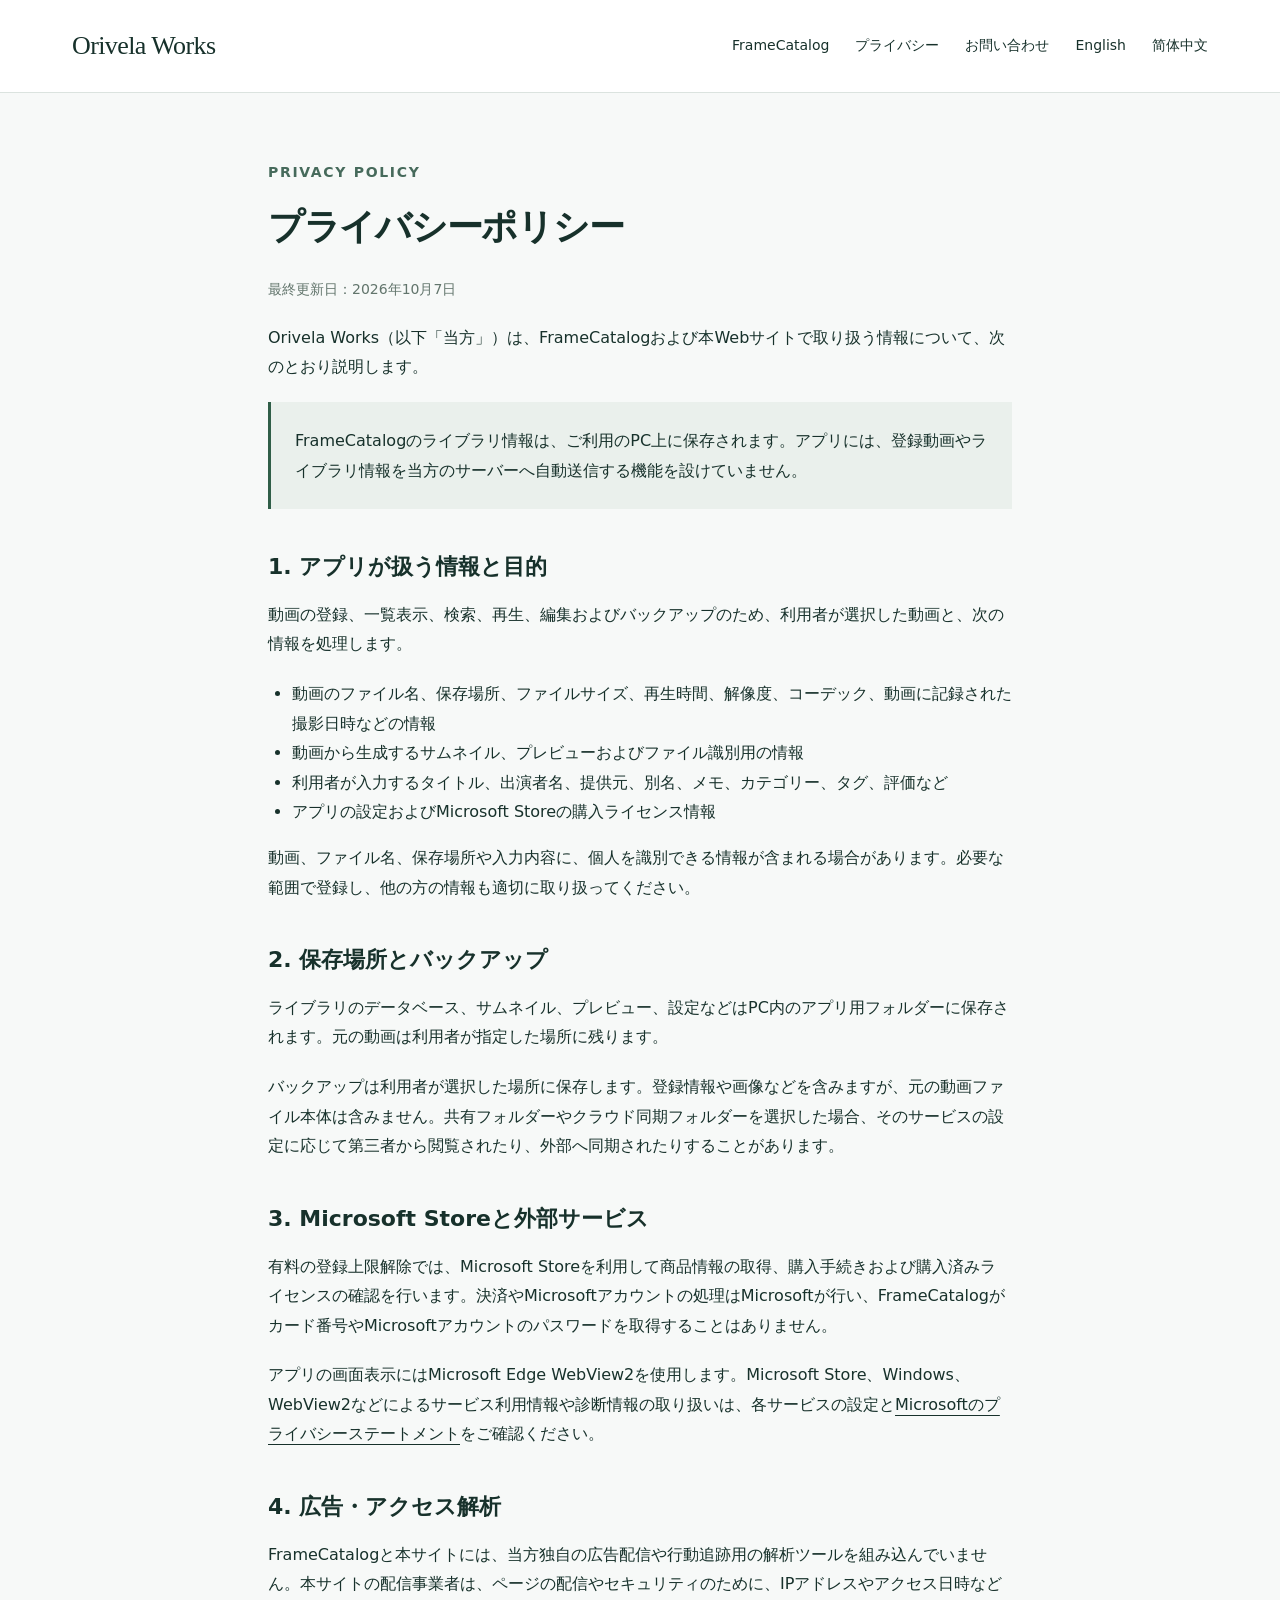
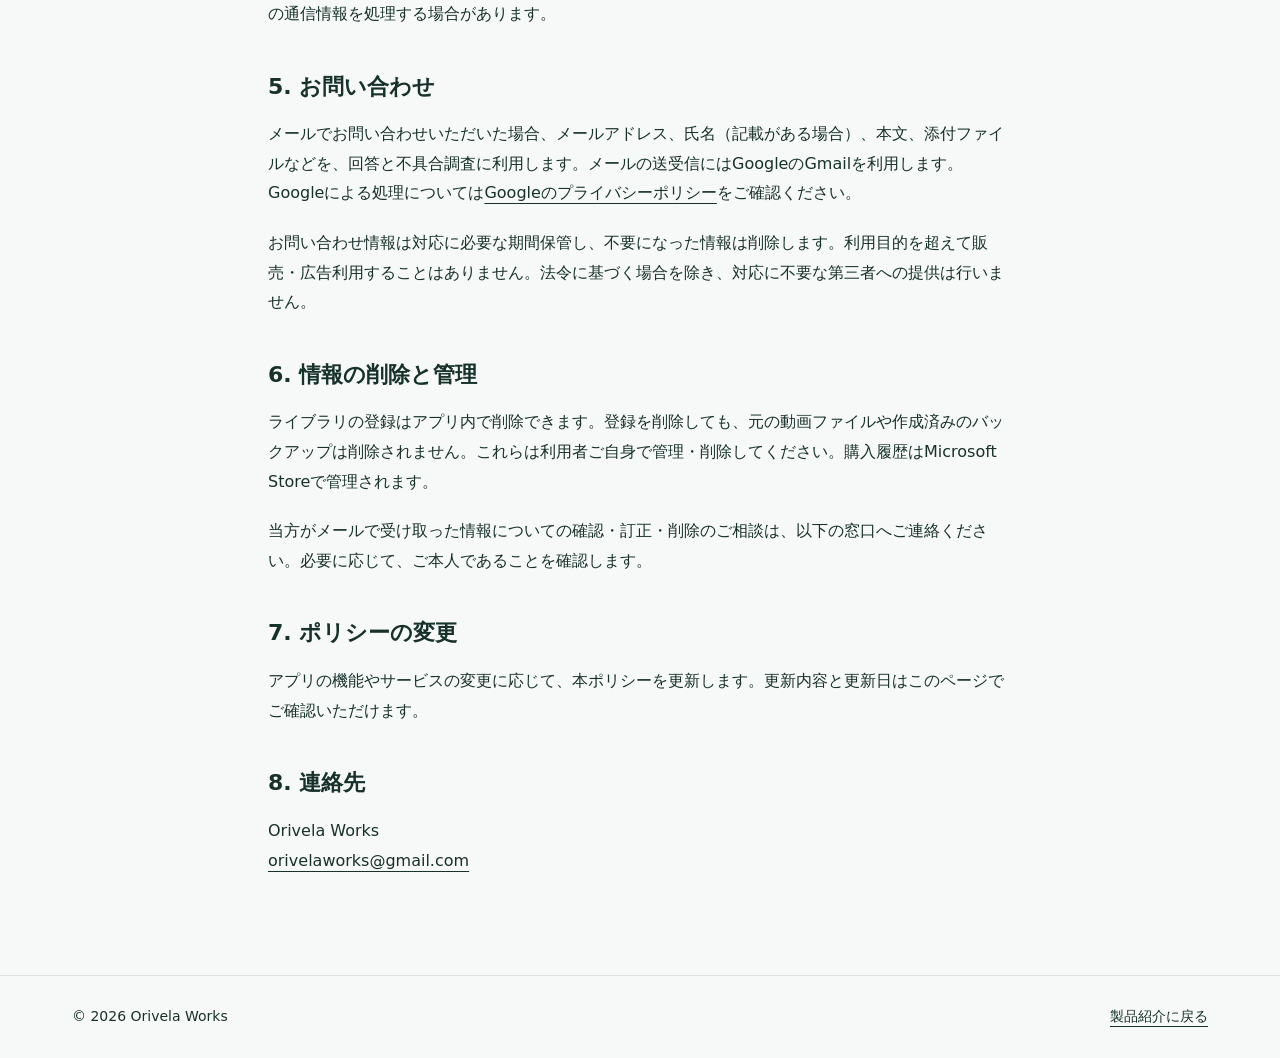
<file: privacy.html>
<!doctype html><html lang="ja"><head><meta charset="utf-8"><meta name="viewport" content="width=device-width,initial-scale=1"><title>プライバシーポリシー | Orivela Works</title><meta name="description" content="FrameCatalogおよびOrivela WorksのWebサイトにおけるデータの取り扱いについて。"><link rel="icon" type="image/svg+xml" href="data:image/svg+xml,%3Csvg xmlns='http://www.w3.org/2000/svg' viewBox='0 0 32 32'%3E%3Crect width='32' height='32' rx='7' fill='%23193e31'/%3E%3Ccircle cx='16' cy='16' r='9' fill='none' stroke='white' stroke-width='3'/%3E%3C/svg%3E"><link rel="stylesheet" href="style.css"><link rel="canonical" href="https://orivelaworks.github.io/privacy.html"><link rel="alternate" hreflang="ja" href="https://orivelaworks.github.io/privacy.html"><link rel="alternate" hreflang="en" href="https://orivelaworks.github.io/en/privacy.html"><link rel="alternate" hreflang="zh-Hans" href="https://orivelaworks.github.io/zh-cn/privacy.html"><link rel="alternate" hreflang="x-default" href="https://orivelaworks.github.io/privacy.html"></head><body><a class="skip" href="#main">本文へ移動</a><header><nav aria-label="メインナビゲーション"><a class="brand" href="./">Orivela Works</a><div class="navlinks"><a href="./#framecatalog">FrameCatalog</a><a href="privacy.html" aria-current="page">プライバシー</a><a href="./#support">お問い合わせ</a><a href="en/privacy.html" lang="en" hreflang="en" aria-label="Switch to English">English</a><a href="zh-cn/privacy.html" lang="zh-Hans" hreflang="zh-Hans">简体中文</a></div></nav></header><main id="main" class="policy"><span class="eyebrow">PRIVACY POLICY</span><h1>プライバシーポリシー</h1><p class="note">最終更新日：2026年10月7日</p><p>Orivela Works（以下「当方」）は、FrameCatalogおよび本Webサイトで取り扱う情報について、次のとおり説明します。</p><p class="intro">FrameCatalogのライブラリ情報は、ご利用のPC上に保存されます。アプリには、登録動画やライブラリ情報を当方のサーバーへ自動送信する機能を設けていません。</p><h2>1. アプリが扱う情報と目的</h2><p>動画の登録、一覧表示、検索、再生、編集およびバックアップのため、利用者が選択した動画と、次の情報を処理します。</p><ul><li>動画のファイル名、保存場所、ファイルサイズ、再生時間、解像度、コーデック、動画に記録された撮影日時などの情報</li><li>動画から生成するサムネイル、プレビューおよびファイル識別用の情報</li><li>利用者が入力するタイトル、出演者名、提供元、別名、メモ、カテゴリー、タグ、評価など</li><li>アプリの設定およびMicrosoft Storeの購入ライセンス情報</li></ul><p>動画、ファイル名、保存場所や入力内容に、個人を識別できる情報が含まれる場合があります。必要な範囲で登録し、他の方の情報も適切に取り扱ってください。</p><h2>2. 保存場所とバックアップ</h2><p>ライブラリのデータベース、サムネイル、プレビュー、設定などはPC内のアプリ用フォルダーに保存されます。元の動画は利用者が指定した場所に残ります。</p><p>バックアップは利用者が選択した場所に保存します。登録情報や画像などを含みますが、元の動画ファイル本体は含みません。共有フォルダーやクラウド同期フォルダーを選択した場合、そのサービスの設定に応じて第三者から閲覧されたり、外部へ同期されたりすることがあります。</p><h2>3. Microsoft Storeと外部サービス</h2><p>有料の登録上限解除では、Microsoft Storeを利用して商品情報の取得、購入手続きおよび購入済みライセンスの確認を行います。決済やMicrosoftアカウントの処理はMicrosoftが行い、FrameCatalogがカード番号やMicrosoftアカウントのパスワードを取得することはありません。</p><p>アプリの画面表示にはMicrosoft Edge WebView2を使用します。Microsoft Store、Windows、WebView2などによるサービス利用情報や診断情報の取り扱いは、各サービスの設定と<a href="https://www.microsoft.com/ja-jp/privacy/privacystatement">Microsoftのプライバシーステートメント</a>をご確認ください。</p><h2>4. 広告・アクセス解析</h2><p>FrameCatalogと本サイトには、当方独自の広告配信や行動追跡用の解析ツールを組み込んでいません。本サイトの配信事業者は、ページの配信やセキュリティのために、IPアドレスやアクセス日時などの通信情報を処理する場合があります。</p><h2>5. お問い合わせ</h2><p>メールでお問い合わせいただいた場合、メールアドレス、氏名（記載がある場合）、本文、添付ファイルなどを、回答と不具合調査に利用します。メールの送受信にはGoogleのGmailを利用します。Googleによる処理については<a href="https://policies.google.com/privacy?hl=ja">Googleのプライバシーポリシー</a>をご確認ください。</p><p>お問い合わせ情報は対応に必要な期間保管し、不要になった情報は削除します。利用目的を超えて販売・広告利用することはありません。法令に基づく場合を除き、対応に不要な第三者への提供は行いません。</p><h2>6. 情報の削除と管理</h2><p>ライブラリの登録はアプリ内で削除できます。登録を削除しても、元の動画ファイルや作成済みのバックアップは削除されません。これらは利用者ご自身で管理・削除してください。購入履歴はMicrosoft Storeで管理されます。</p><p>当方がメールで受け取った情報についての確認・訂正・削除のご相談は、以下の窓口へご連絡ください。必要に応じて、ご本人であることを確認します。</p><h2>7. ポリシーの変更</h2><p>アプリの機能やサービスの変更に応じて、本ポリシーを更新します。更新内容と更新日はこのページでご確認いただけます。</p><h2>8. 連絡先</h2><p>Orivela Works<br><a href="mailto:orivelaworks@gmail.com">orivelaworks@gmail.com</a></p></main><footer><div class="wrap foot"><span>© 2026 Orivela Works</span><a href="./">製品紹介に戻る</a></div></footer></body></html>
</file>
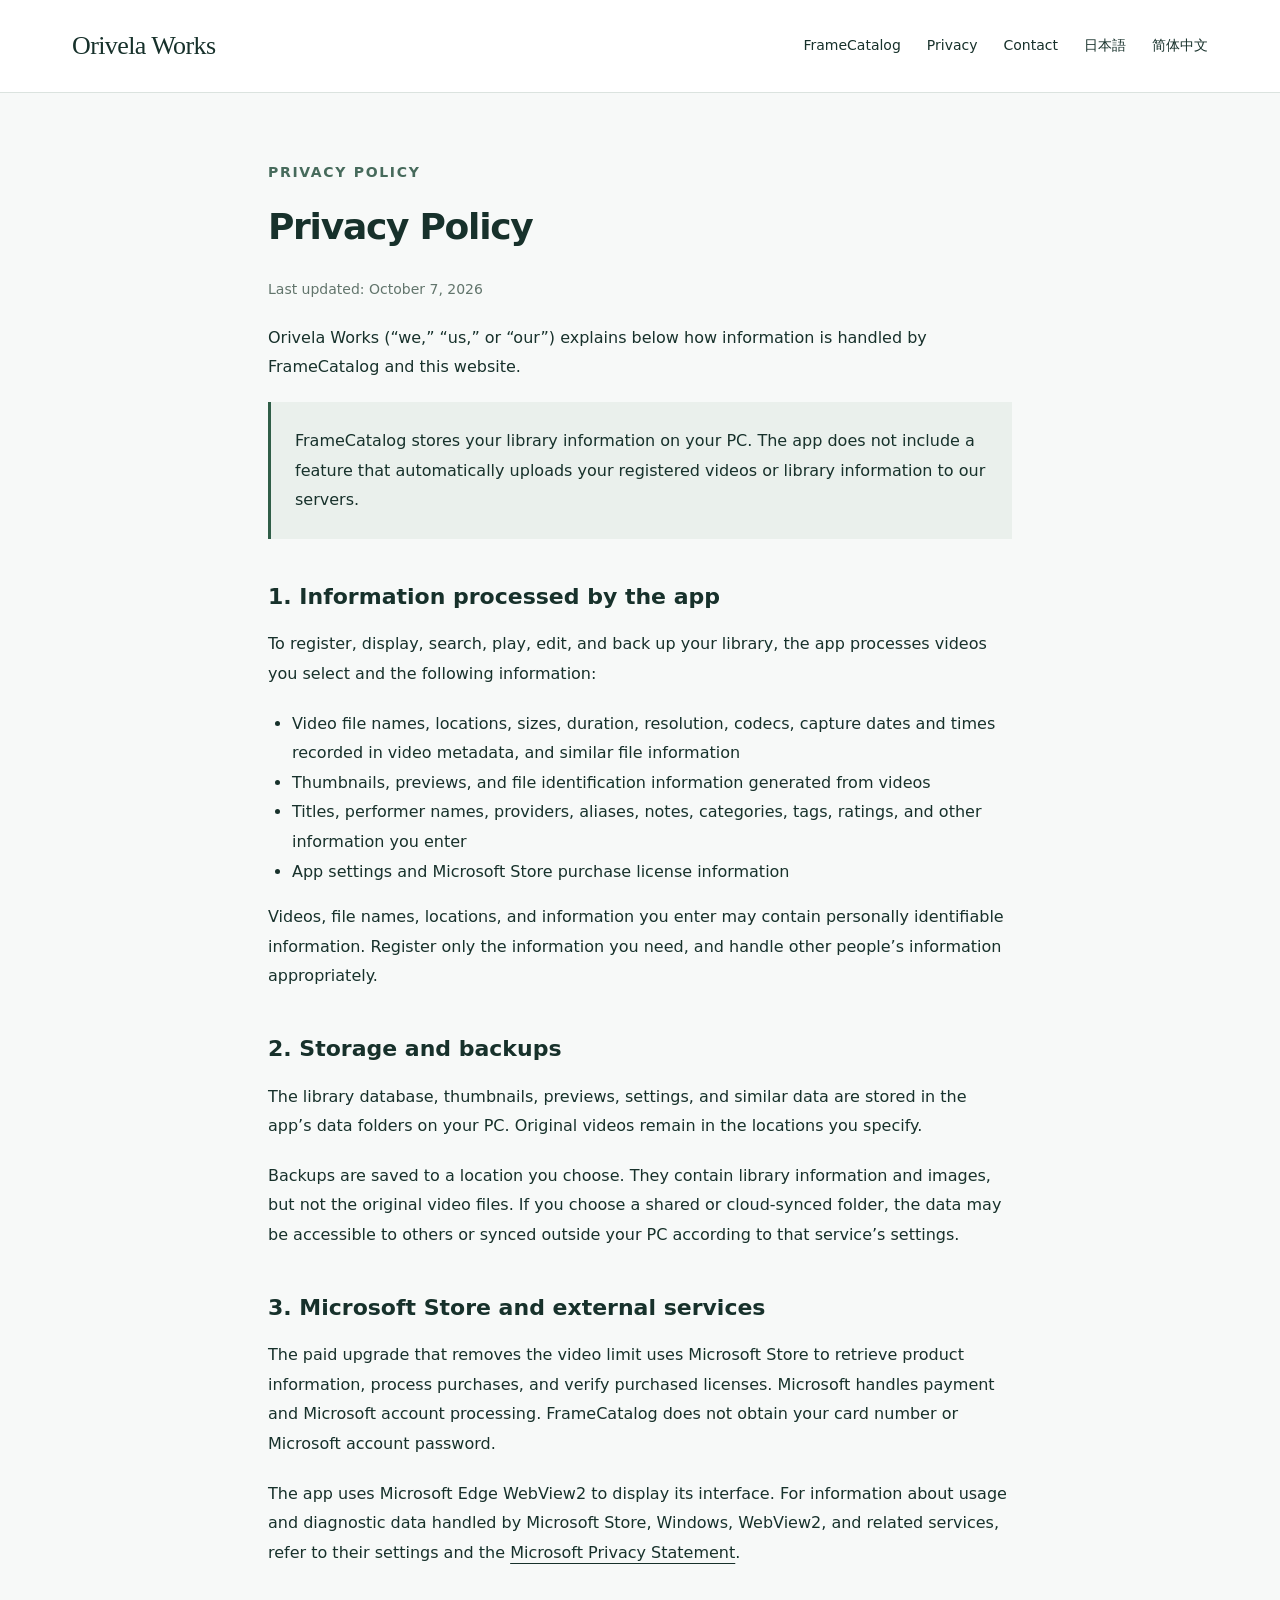
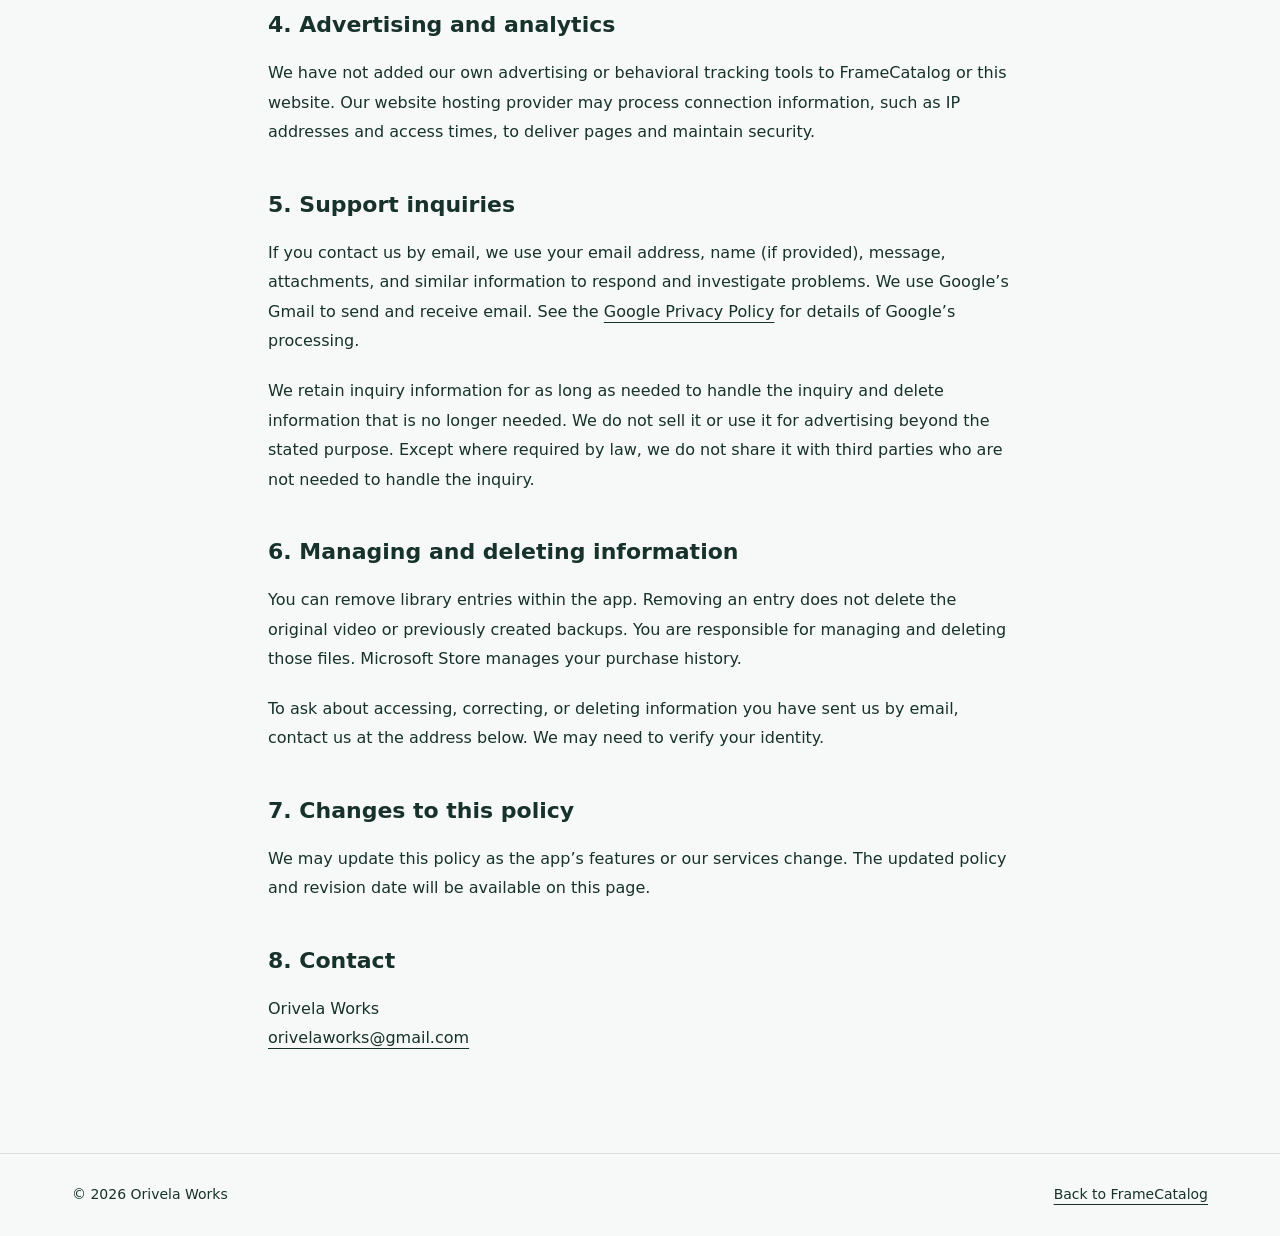
<file: en/privacy.html>
<!doctype html>
<html lang="en"><head><meta charset="utf-8"><meta name="viewport" content="width=device-width,initial-scale=1"><title>Privacy Policy | Orivela Works</title><meta name="description" content="How FrameCatalog and the Orivela Works website handle your information."><link rel="icon" type="image/svg+xml" href="data:image/svg+xml,%3Csvg xmlns='http://www.w3.org/2000/svg' viewBox='0 0 32 32'%3E%3Crect width='32' height='32' rx='7' fill='%23193e31'/%3E%3Ccircle cx='16' cy='16' r='9' fill='none' stroke='white' stroke-width='3'/%3E%3C/svg%3E"><link rel="stylesheet" href="../style.css"><link rel="canonical" href="https://orivelaworks.github.io/en/privacy.html"><link rel="alternate" hreflang="ja" href="https://orivelaworks.github.io/privacy.html"><link rel="alternate" hreflang="en" href="https://orivelaworks.github.io/en/privacy.html"><link rel="alternate" hreflang="zh-Hans" href="https://orivelaworks.github.io/zh-cn/privacy.html"><link rel="alternate" hreflang="x-default" href="https://orivelaworks.github.io/privacy.html"></head>
<body><a class="skip" href="#main">Skip to content</a><header><nav aria-label="Main navigation"><a class="brand" href="./">Orivela Works</a><div class="navlinks"><a href="./#framecatalog">FrameCatalog</a><a href="privacy.html" aria-current="page">Privacy</a><a href="./#support">Contact</a><a href="../privacy.html" lang="ja" hreflang="ja" aria-label="日本語に切り替え">日本語</a><a href="../zh-cn/privacy.html" lang="zh-Hans" hreflang="zh-Hans">简体中文</a></div></nav></header>
<main id="main" class="policy"><span class="eyebrow">PRIVACY POLICY</span><h1>Privacy Policy</h1><p class="note">Last updated: October 7, 2026</p><p>Orivela Works (“we,” “us,” or “our”) explains below how information is handled by FrameCatalog and this website.</p><p class="intro">FrameCatalog stores your library information on your PC. The app does not include a feature that automatically uploads your registered videos or library information to our servers.</p>
<h2>1. Information processed by the app</h2><p>To register, display, search, play, edit, and back up your library, the app processes videos you select and the following information:</p><ul><li>Video file names, locations, sizes, duration, resolution, codecs, capture dates and times recorded in video metadata, and similar file information</li><li>Thumbnails, previews, and file identification information generated from videos</li><li>Titles, performer names, providers, aliases, notes, categories, tags, ratings, and other information you enter</li><li>App settings and Microsoft Store purchase license information</li></ul><p>Videos, file names, locations, and information you enter may contain personally identifiable information. Register only the information you need, and handle other people’s information appropriately.</p>
<h2>2. Storage and backups</h2><p>The library database, thumbnails, previews, settings, and similar data are stored in the app’s data folders on your PC. Original videos remain in the locations you specify.</p><p>Backups are saved to a location you choose. They contain library information and images, but not the original video files. If you choose a shared or cloud-synced folder, the data may be accessible to others or synced outside your PC according to that service’s settings.</p>
<h2>3. Microsoft Store and external services</h2><p>The paid upgrade that removes the video limit uses Microsoft Store to retrieve product information, process purchases, and verify purchased licenses. Microsoft handles payment and Microsoft account processing. FrameCatalog does not obtain your card number or Microsoft account password.</p><p>The app uses Microsoft Edge WebView2 to display its interface. For information about usage and diagnostic data handled by Microsoft Store, Windows, WebView2, and related services, refer to their settings and the <a href="https://www.microsoft.com/en-us/privacy/privacystatement">Microsoft Privacy Statement</a>.</p>
<h2>4. Advertising and analytics</h2><p>We have not added our own advertising or behavioral tracking tools to FrameCatalog or this website. Our website hosting provider may process connection information, such as IP addresses and access times, to deliver pages and maintain security.</p>
<h2>5. Support inquiries</h2><p>If you contact us by email, we use your email address, name (if provided), message, attachments, and similar information to respond and investigate problems. We use Google’s Gmail to send and receive email. See the <a href="https://policies.google.com/privacy?hl=en">Google Privacy Policy</a> for details of Google’s processing.</p><p>We retain inquiry information for as long as needed to handle the inquiry and delete information that is no longer needed. We do not sell it or use it for advertising beyond the stated purpose. Except where required by law, we do not share it with third parties who are not needed to handle the inquiry.</p>
<h2>6. Managing and deleting information</h2><p>You can remove library entries within the app. Removing an entry does not delete the original video or previously created backups. You are responsible for managing and deleting those files. Microsoft Store manages your purchase history.</p><p>To ask about accessing, correcting, or deleting information you have sent us by email, contact us at the address below. We may need to verify your identity.</p>
<h2>7. Changes to this policy</h2><p>We may update this policy as the app’s features or our services change. The updated policy and revision date will be available on this page.</p>
<h2>8. Contact</h2><p>Orivela Works<br><a href="mailto:orivelaworks@gmail.com">orivelaworks@gmail.com</a></p></main><footer><div class="wrap foot"><span>© 2026 Orivela Works</span><a href="./">Back to FrameCatalog</a></div></footer></body></html>
</file>
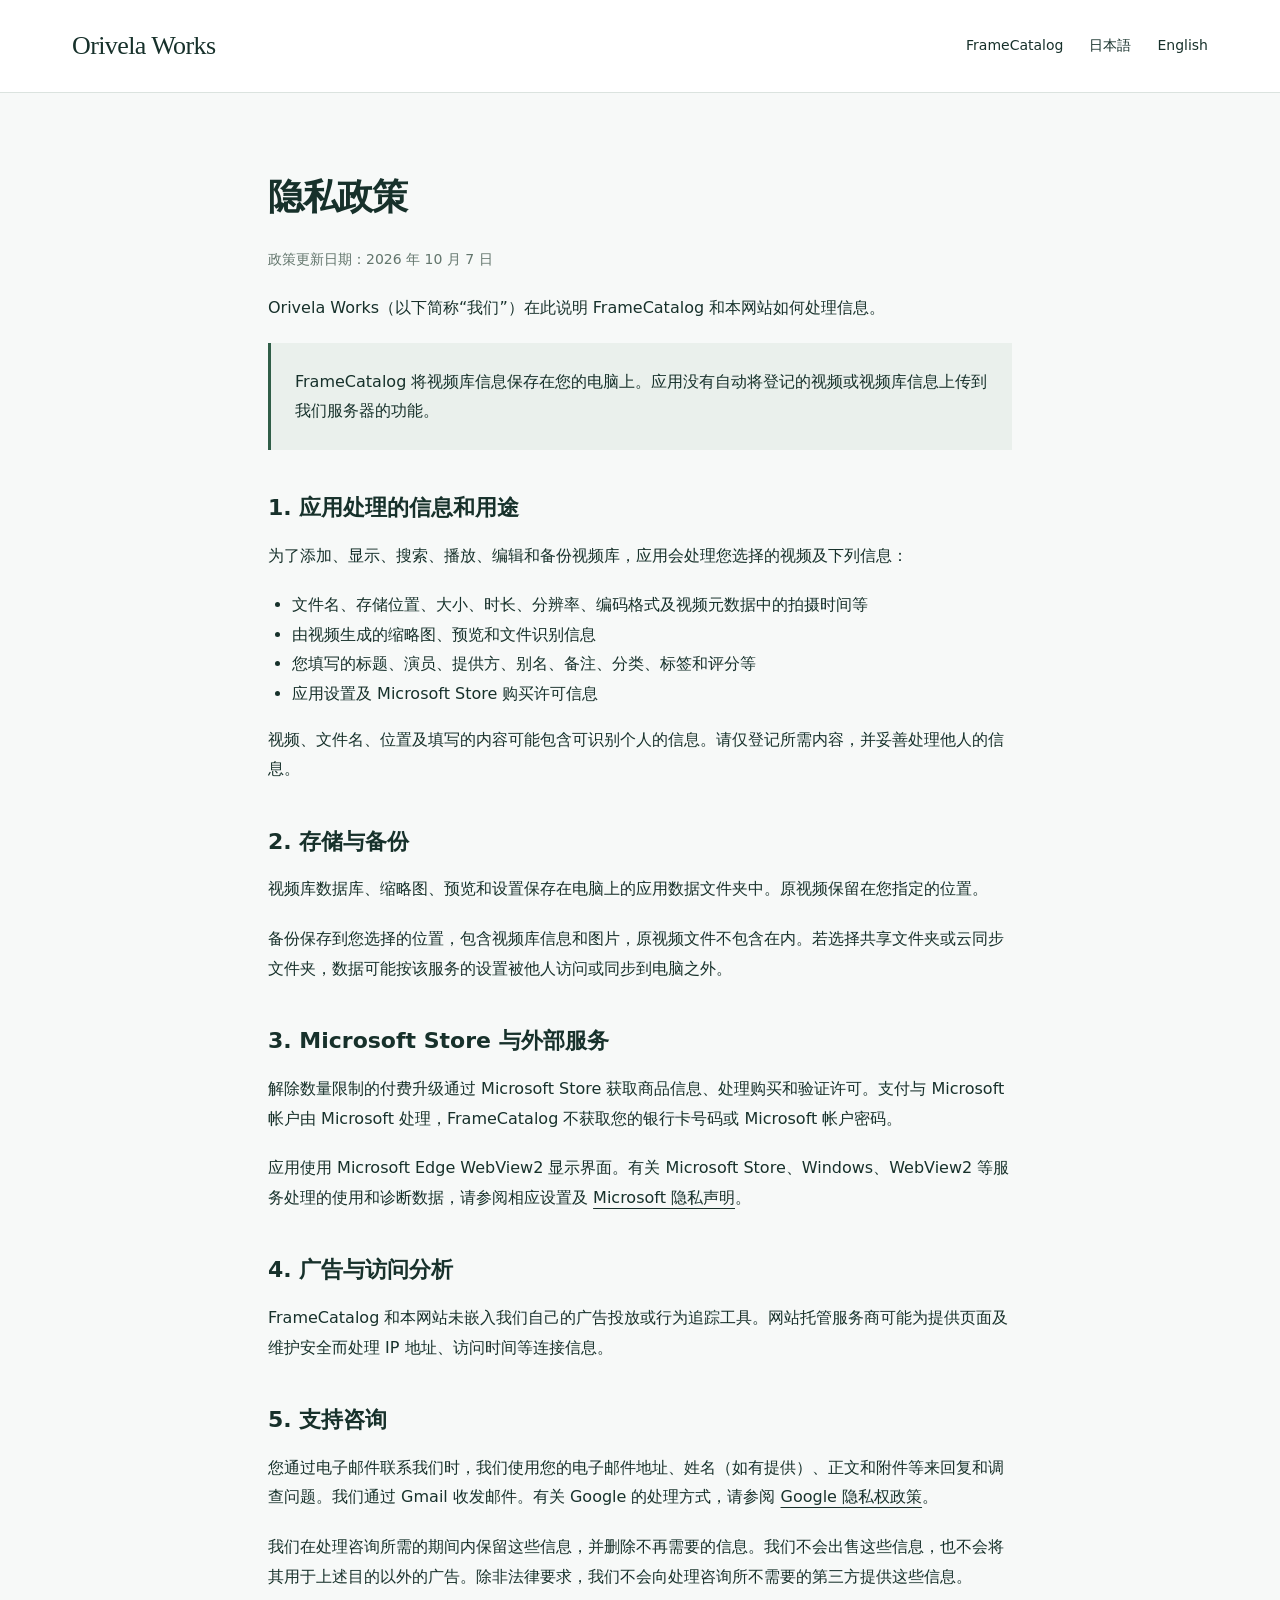
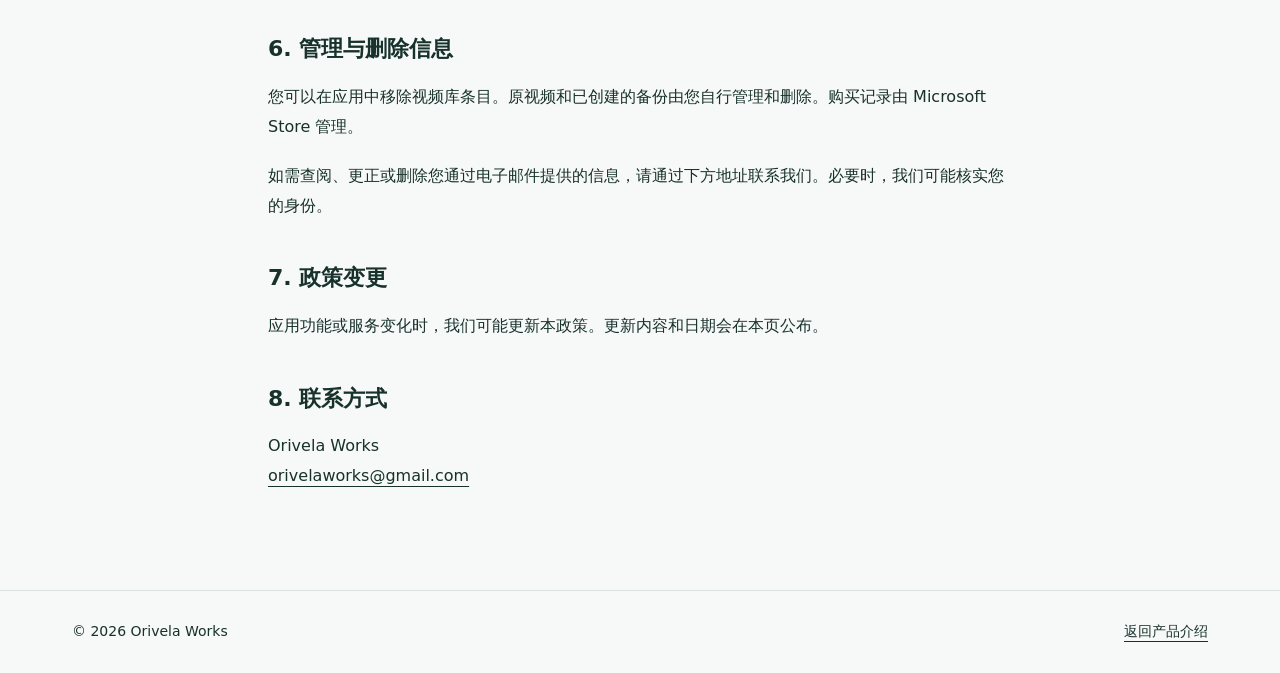
<file: zh-cn/privacy.html>
<!doctype html>
<html lang="zh-Hans"><head><meta charset="utf-8"><meta name="viewport" content="width=device-width,initial-scale=1">
<title>隐私政策｜Orivela Works</title><meta name="description" content="了解 FrameCatalog 和 Orivela Works 网站如何处理您的信息。">
<link rel="canonical" href="https://orivelaworks.github.io/zh-cn/privacy.html"><link rel="alternate" hreflang="ja" href="https://orivelaworks.github.io/privacy.html"><link rel="alternate" hreflang="en" href="https://orivelaworks.github.io/en/privacy.html"><link rel="alternate" hreflang="zh-Hans" href="https://orivelaworks.github.io/zh-cn/privacy.html"><link rel="alternate" hreflang="x-default" href="https://orivelaworks.github.io/privacy.html"><link rel="icon" href="../assets/icon.png"><link rel="stylesheet" href="../style.css"></head>
<body><a class="skip" href="#main">跳到正文</a><header><nav aria-label="主导航"><a class="brand" href="./">Orivela Works</a><div class="navlinks"><a href="./">FrameCatalog</a><a href="../privacy.html" lang="ja" hreflang="ja">日本語</a><a href="../en/privacy.html" lang="en" hreflang="en">English</a></div></nav></header>
<main id="main" class="policy"><h1>隐私政策</h1><p class="note">政策更新日期：2026 年 10 月 7 日</p>
<p>Orivela Works（以下简称“我们”）在此说明 FrameCatalog 和本网站如何处理信息。</p>
<p class="intro">FrameCatalog 将视频库信息保存在您的电脑上。应用没有自动将登记的视频或视频库信息上传到我们服务器的功能。</p>
<h2>1. 应用处理的信息和用途</h2><p>为了添加、显示、搜索、播放、编辑和备份视频库，应用会处理您选择的视频及下列信息：</p>
<ul><li>文件名、存储位置、大小、时长、分辨率、编码格式及视频元数据中的拍摄时间等</li><li>由视频生成的缩略图、预览和文件识别信息</li><li>您填写的标题、演员、提供方、别名、备注、分类、标签和评分等</li><li>应用设置及 Microsoft Store 购买许可信息</li></ul>
<p>视频、文件名、位置及填写的内容可能包含可识别个人的信息。请仅登记所需内容，并妥善处理他人的信息。</p>
<h2>2. 存储与备份</h2><p>视频库数据库、缩略图、预览和设置保存在电脑上的应用数据文件夹中。原视频保留在您指定的位置。</p><p>备份保存到您选择的位置，包含视频库信息和图片，原视频文件不包含在内。若选择共享文件夹或云同步文件夹，数据可能按该服务的设置被他人访问或同步到电脑之外。</p>
<h2>3. Microsoft Store 与外部服务</h2><p>解除数量限制的付费升级通过 Microsoft Store 获取商品信息、处理购买和验证许可。支付与 Microsoft 帐户由 Microsoft 处理，FrameCatalog 不获取您的银行卡号码或 Microsoft 帐户密码。</p><p>应用使用 Microsoft Edge WebView2 显示界面。有关 Microsoft Store、Windows、WebView2 等服务处理的使用和诊断数据，请参阅相应设置及 <a href="https://www.microsoft.com/zh-cn/privacy/privacystatement">Microsoft 隐私声明</a>。</p>
<h2>4. 广告与访问分析</h2><p>FrameCatalog 和本网站未嵌入我们自己的广告投放或行为追踪工具。网站托管服务商可能为提供页面及维护安全而处理 IP 地址、访问时间等连接信息。</p>
<h2>5. 支持咨询</h2><p>您通过电子邮件联系我们时，我们使用您的电子邮件地址、姓名（如有提供）、正文和附件等来回复和调查问题。我们通过 Gmail 收发邮件。有关 Google 的处理方式，请参阅 <a href="https://policies.google.com/privacy?hl=zh-CN">Google 隐私权政策</a>。</p><p>我们在处理咨询所需的期间内保留这些信息，并删除不再需要的信息。我们不会出售这些信息，也不会将其用于上述目的以外的广告。除非法律要求，我们不会向处理咨询所不需要的第三方提供这些信息。</p>
<h2>6. 管理与删除信息</h2><p>您可以在应用中移除视频库条目。原视频和已创建的备份由您自行管理和删除。购买记录由 Microsoft Store 管理。</p><p>如需查阅、更正或删除您通过电子邮件提供的信息，请通过下方地址联系我们。必要时，我们可能核实您的身份。</p>
<h2>7. 政策变更</h2><p>应用功能或服务变化时，我们可能更新本政策。更新内容和日期会在本页公布。</p>
<h2>8. 联系方式</h2><p>Orivela Works<br><a href="mailto:orivelaworks@gmail.com">orivelaworks@gmail.com</a></p></main>
<footer><div class="wrap foot"><span>© 2026 Orivela Works</span><a href="./">返回产品介绍</a></div></footer></body></html>
</file>
<file: style.css>
*{box-sizing:border-box}html{scroll-behavior:smooth;scroll-padding-top:90px}body{margin:0;color:#17312b;background:#f7f9f8;font-family:system-ui,-apple-system,'Segoe UI','Yu Gothic',sans-serif;font-size:16px;line-height:1.85}a{color:inherit;text-underline-offset:5px}a:focus-visible{outline:3px solid #d08a2b;outline-offset:5px}header{border-bottom:1px solid #dbe3df;background:#fff}nav{max-width:1200px;margin:auto;padding:22px 32px;display:flex;align-items:center;justify-content:space-between;gap:24px}.brand{font-family:Georgia,serif;font-size:26px;letter-spacing:-.6px;text-decoration:none}.navlinks{display:flex;gap:26px;font-size:14px}.navlinks a{text-decoration:none}.navlinks a:hover{text-decoration:underline}.wrap{max-width:1200px;margin:auto;padding:0 32px}.hero{padding:76px 0 60px;display:grid;grid-template-columns:1.1fr 1fr;gap:68px;align-items:center}.eyebrow{font-size:14px;letter-spacing:.12em;font-weight:650;color:#466a5b}.appmark{display:flex;align-items:center;gap:13px;font-size:22px;font-weight:650;margin-bottom:28px}.appmark img{width:48px;height:48px}h1{font-size:clamp(32px,4vw,52px);line-height:1.45;letter-spacing:-.035em;margin:14px 0 24px}p{margin:0 0 20px}.lead{font-size:18px;color:#52665e;max-width:560px}.status{display:inline-block;padding:6px 13px;border:1px solid #b9cabe;border-radius:4px;font-size:14px}.hero-side{background:#193e31;color:#fff;padding:42px;box-shadow:12px 12px 0 #e4ebe7}.hero-side h2{font-family:Georgia,serif;font-size:58px;line-height:1.15;margin:0 0 12px;font-weight:400}.hero-side p{color:#d8e5df}.hero-side .small{font-size:14px;margin:22px 0 0}.jump{display:inline-block;margin-top:12px;font-weight:650}.showcase{margin:0 0 72px}.showcase img{display:block;width:100%;height:auto;border:1px solid #d5dfd9;box-shadow:0 20px 50px #14312412}.showcase figcaption{font-size:14px;color:#62756c;margin-top:12px}.section{padding:64px 0;border-top:1px solid #dbe3df}.section h2{font-size:30px;line-height:1.5;margin:0 0 30px}.features{display:grid;grid-template-columns:repeat(2,1fr);gap:36px}.features h3{font-size:20px;margin:12px 0}.features p{color:#52665e}.num{font-size:14px;color:#60796b}.detail{display:grid;grid-template-columns:1.25fr 1fr;gap:44px;align-items:center;margin-top:48px}.detail img{width:100%;border:1px solid #d5dfd9}.detail h3{font-size:24px;margin:0 0 16px}.contact{display:grid;grid-template-columns:1fr 1fr;gap:50px}.email{font-size:clamp(18px,2vw,26px);overflow-wrap:anywhere}.note{font-size:14px;color:#62756c}footer{border-top:1px solid #dbe3df;padding:28px 0;font-size:14px}.foot{display:flex;justify-content:space-between;gap:24px;flex-wrap:wrap}.policy{max-width:800px;margin:0 auto;padding:64px 28px 80px}.policy h1{font-size:36px}.policy h2{font-size:22px;margin:38px 0 12px}.policy ul{padding-left:24px}.policy .intro{padding:24px;background:#eaf0ec;border-left:3px solid #305e48}.skip{position:absolute;top:-100px;left:12px;background:white;padding:8px;z-index:10}.skip:focus{top:10px}@media(max-width:760px){nav{padding:18px 22px;align-items:flex-start;flex-direction:column;gap:12px}.navlinks{gap:16px;flex-wrap:wrap}.wrap{padding:0 22px}.hero{padding-top:44px;grid-template-columns:1fr;gap:28px}.hero-side{padding:28px;box-shadow:7px 7px 0 #e4ebe7}.hero-side h2{font-size:42px}.features,.detail,.contact{grid-template-columns:1fr;gap:22px}.section{padding:42px 0}.showcase{margin-bottom:44px}.policy{padding-top:38px}.policy h1{font-size:30px}}@media(prefers-reduced-motion:reduce){html{scroll-behavior:auto}}
.detail img{height:auto;display:block}

.store-badge{display:inline-block;margin-top:20px;line-height:0;max-width:100%;text-decoration:none}.store-badge img{display:block;width:220px;max-width:100%;height:auto}.update-status{border-left:3px solid #b9cabe;padding:10px 14px;background:#edf2ef}



.navlinks{align-items:center}
.navlinks .store-nav,.store-action{
  display:inline-block;padding:9px 15px;border-radius:7px;
  background:#193e31;color:#fff;font-weight:650;text-decoration:none;
}
.navlinks .store-nav:hover,.store-action:hover{background:#295641;text-decoration:underline}
.hero-download{display:flex;flex-wrap:wrap;align-items:center;gap:8px 16px;margin-top:18px}
.hero-download .store-badge{margin-top:0}
.hero-download span{font-size:14px;color:#52665e}
.store-callout{
  display:flex;align-items:center;justify-content:space-between;gap:16px 28px;
  flex-wrap:wrap;padding:24px;background:#eaf0ec;border:1px solid #d5dfd9;
  border-radius:10px;margin:0 0 38px;
}
.store-callout h2,.store-callout h3{font-size:22px;margin:0 0 6px;line-height:1.45}
.store-callout p{margin:0;color:#52665e}
#faq .store-callout{margin:24px 0 0}

.hero{padding:38px 0 26px;gap:44px}
.hero .appmark{margin-bottom:12px}
.hero h1{margin:8px 0 14px;font-size:clamp(28px,3.4vw,43px);line-height:1.25}
.hero .lead{margin-bottom:12px}
.hero-side{padding:26px}
.hero-side h2{font-size:42px}
.hero-side p{margin-bottom:10px}


.hero-side .small{margin-top:12px}
.quick-features{padding:0 0 22px}
.quick-features h2{font-size:21px;margin:0 0 10px}
.quick-grid{display:grid;grid-template-columns:repeat(4,minmax(0,1fr));gap:12px}
.quick-grid article{padding:13px 15px;background:#fff;border:1px solid #dbe3df;border-radius:8px}
.quick-grid h3{font-size:16px;line-height:1.4;margin:0 0 5px}
.quick-grid p{font-size:14px;line-height:1.5;color:#52665e;margin:0}
.showcase{margin-bottom:28px}
.feature-details{margin-bottom:28px;border:1px solid #dbe3df;border-radius:10px;background:#fff}
.feature-details summary{cursor:pointer;padding:16px 20px;font-size:19px;font-weight:650}
.feature-detail-content{padding:0 20px}
.feature-detail-content .section{padding:28px 0}
.detail-shot{margin:20px 0 0}
.detail-shot img{display:block;width:100%;height:auto;border:1px solid #d5dfd9}
@media(max-width:760px){
 .hero{padding-top:24px;gap:20px}
 .hero-side{padding:20px}
 .quick-grid{grid-template-columns:repeat(2,minmax(0,1fr));gap:8px}
 .quick-grid article{padding:10px}
 .quick-grid h3{font-size:15px}
}

.hero .quick-features{grid-column:1/-1;padding:0}
@media(min-width:761px){
 .hero{row-gap:20px}
 .hero>.hero-side{grid-column:2;grid-row:1}
 .hero>.quick-features{grid-row:2}
}

/* Social links in the site header */
.navlinks { flex-wrap: wrap; justify-content: flex-end; }
.social-links { display: inline-flex; align-items: center; gap: 6px; flex: none; }
.social-links a { display: inline-grid; place-items: center; width: 36px; height: 36px; border-radius: 8px; color: #161616; }
.social-links a:hover { background: #e7eee9; }
.social-links a:focus-visible { outline: 2px solid #295641; outline-offset: 2px; }
@media (max-width: 760px) {
  .navlinks { justify-content: flex-start; }
}

/* FrameCatalog landing page sections */
.site-intro{grid-template-columns:minmax(0,1.35fr) minmax(0,1fr)}
.wrap > .quick-features{padding:0 0 28px}
.product-highlights{border-top:1px solid #dbe3df;padding:32px 0 36px}
.product-highlights h2{font-size:clamp(23px,3vw,30px);line-height:1.35;margin:0 0 16px}
.highlight-list{list-style:none;max-width:1000px;margin:0;padding:0}
.highlight-list li{padding:19px 0}
.highlight-list li + li{border-top:1px solid #dbe3df}
.highlight-list li:last-child{padding-bottom:0}
.highlight-list h3{
  position:relative;padding-inline-start:14px;color:#193e31;
  font-size:18px;line-height:1.45;margin:0 0 8px;
}
.highlight-list h3::before{
  content:"";position:absolute;left:0;top:.25em;width:4px;height:1em;
  border-radius:4px;background:#55846e;
}
.highlight-list p{font-size:15px;line-height:1.7;color:#52665e;margin:0 0 10px}
.highlight-list p:last-child{margin-bottom:0}
.highlight-list strong{color:#193e31;background:#e4eee8;padding:.06em .25em;border-radius:3px}
@media(min-width:761px){
  .highlight-list li{display:grid;grid-template-columns:minmax(0,1fr) minmax(0,2.55fr);column-gap:clamp(22px,4vw,52px)}
  .highlight-list h3{grid-column:1;margin:0}
  .highlight-list p{grid-column:2}
}
@media(max-width:950px){
  .wrap > .quick-features .quick-grid{grid-template-columns:repeat(2,minmax(0,1fr))}
}
@media(max-width:760px){
  .site-intro{grid-template-columns:minmax(0,1fr)}
}
@media(max-width:460px){
  .wrap > .quick-features .quick-grid{grid-template-columns:minmax(0,1fr)}
}
</file>
